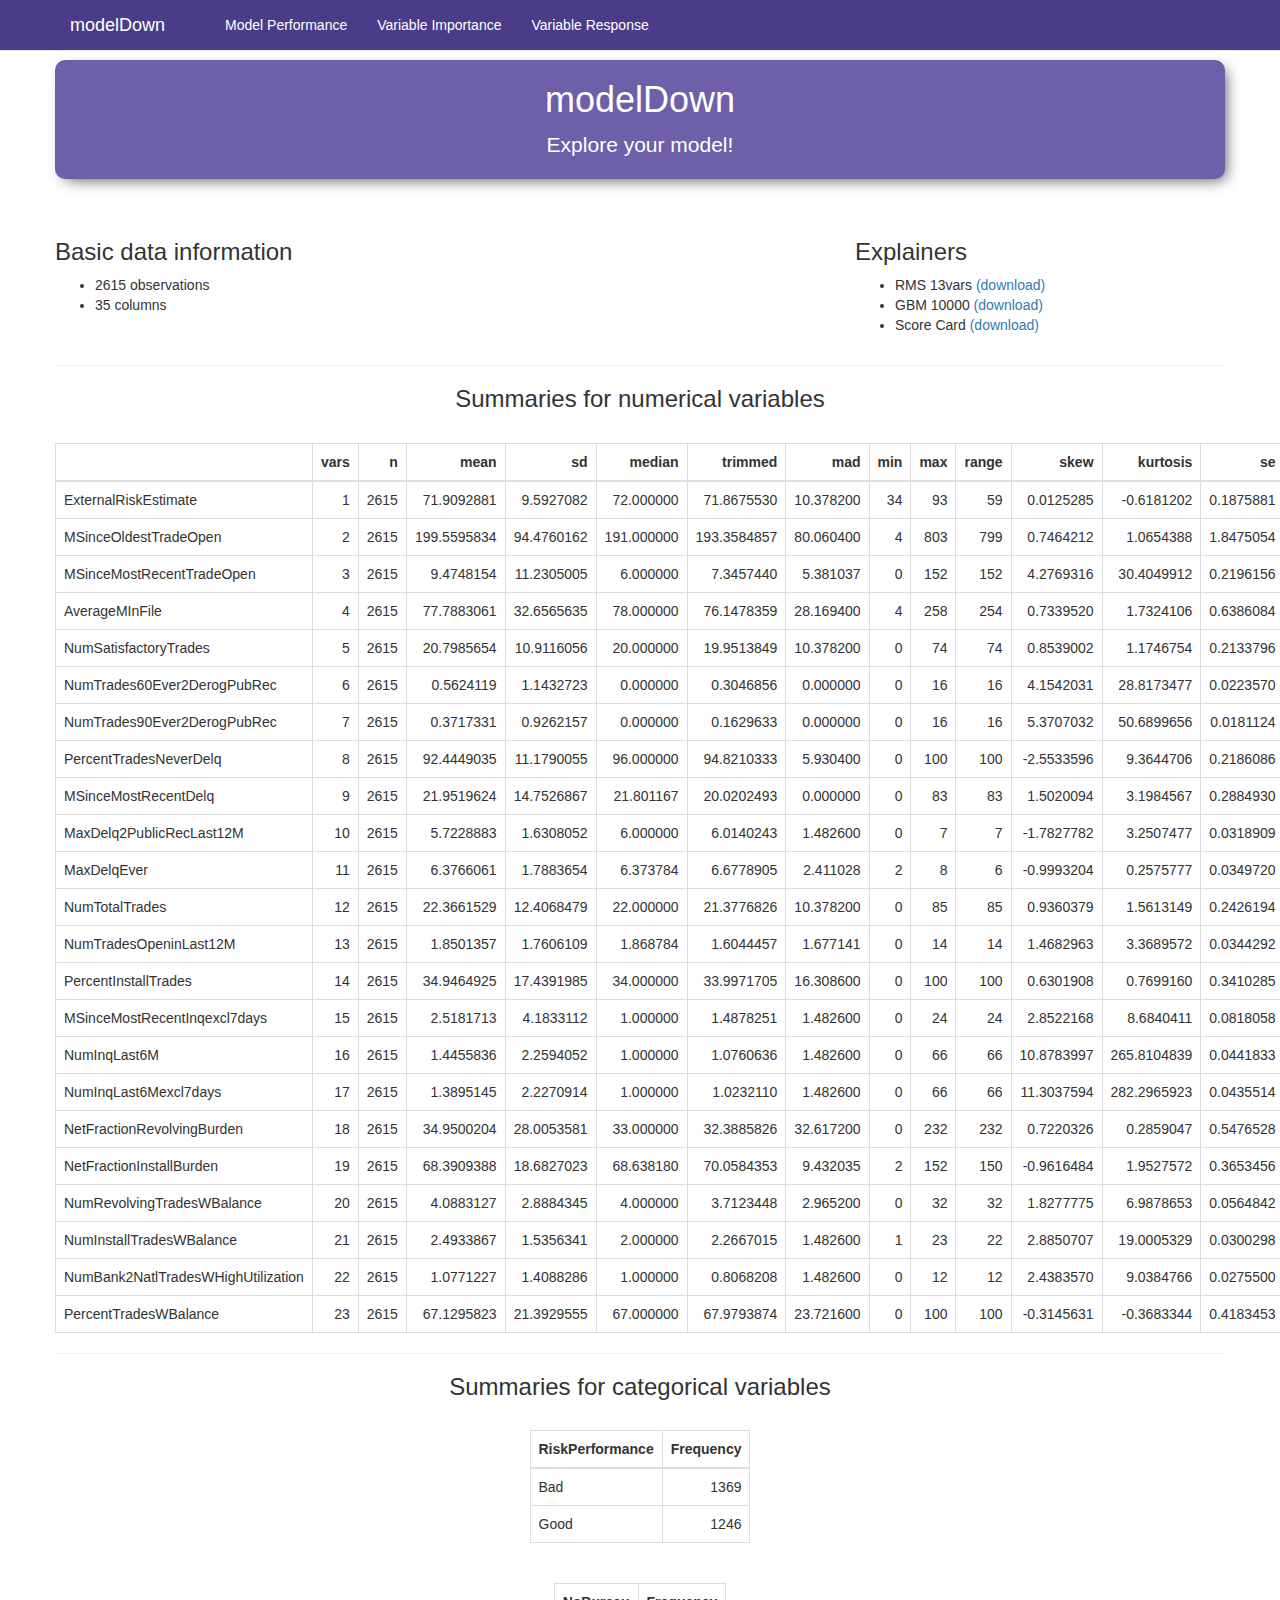
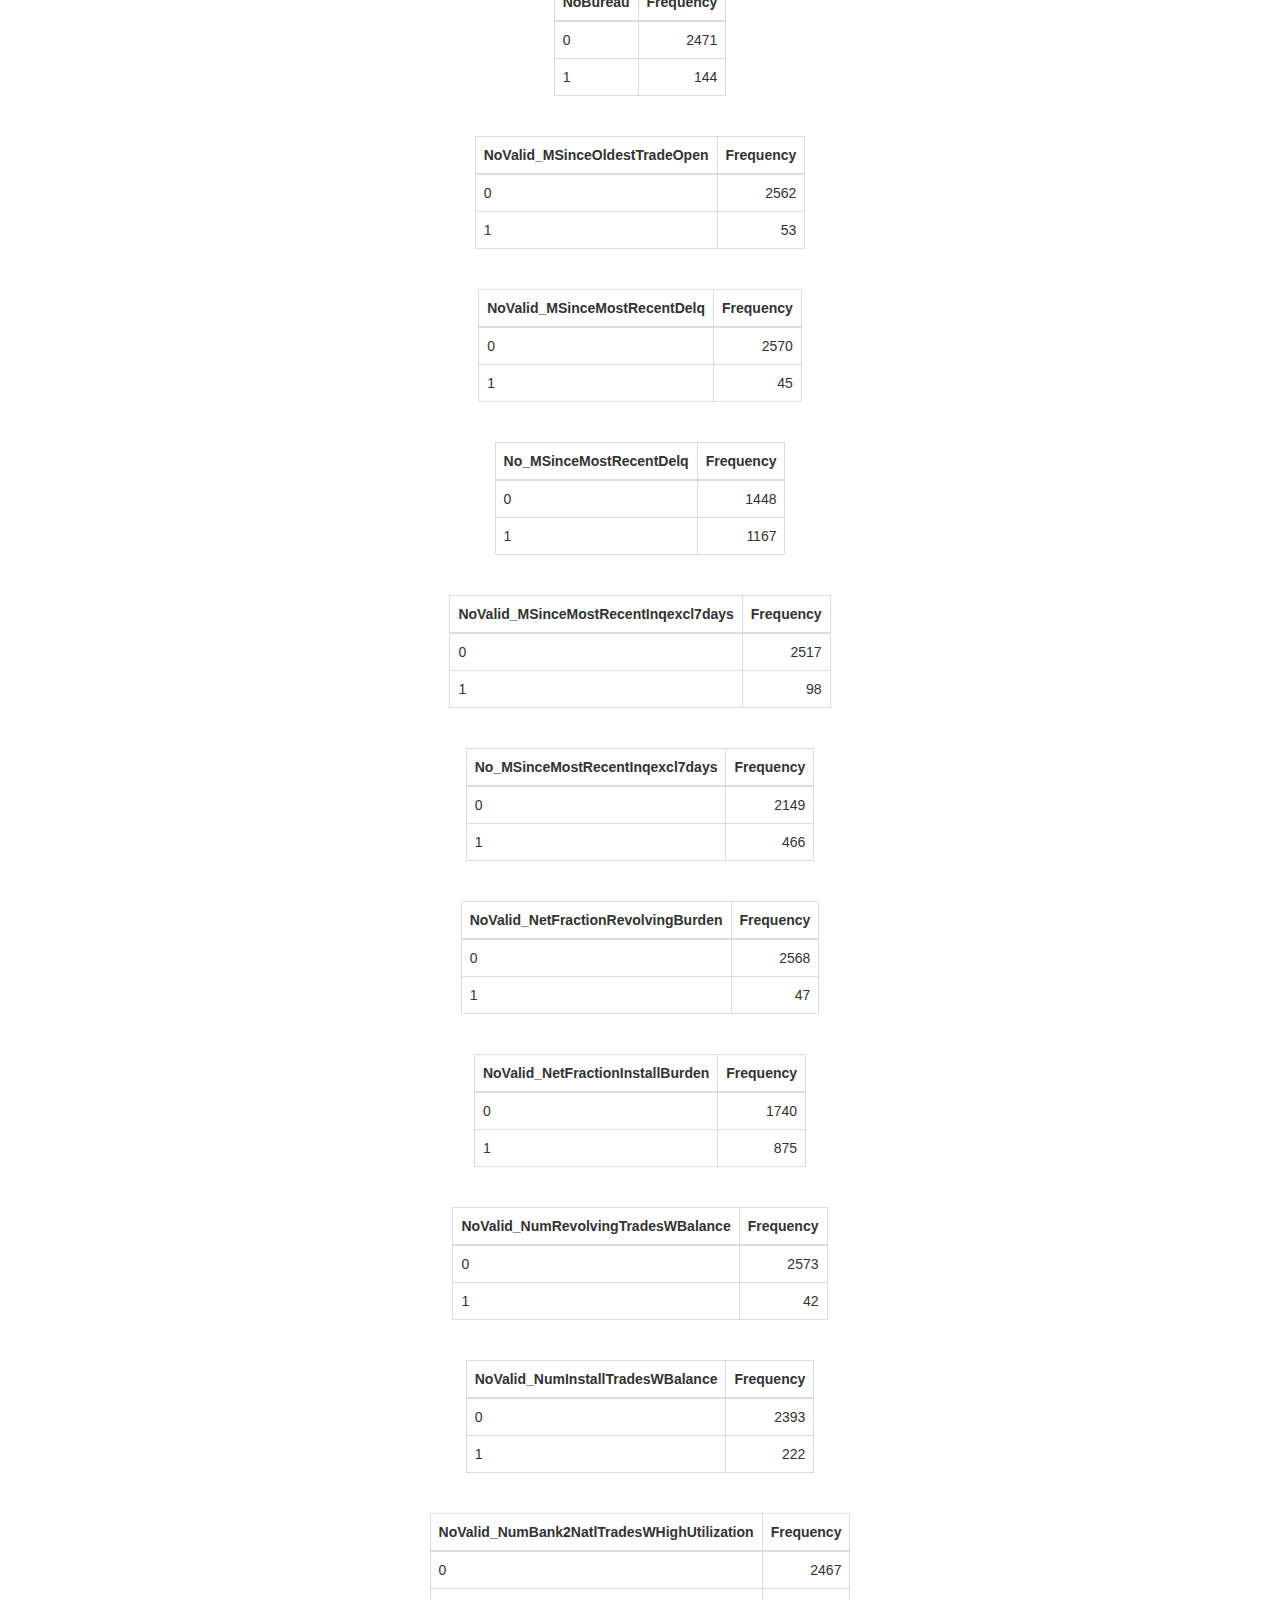
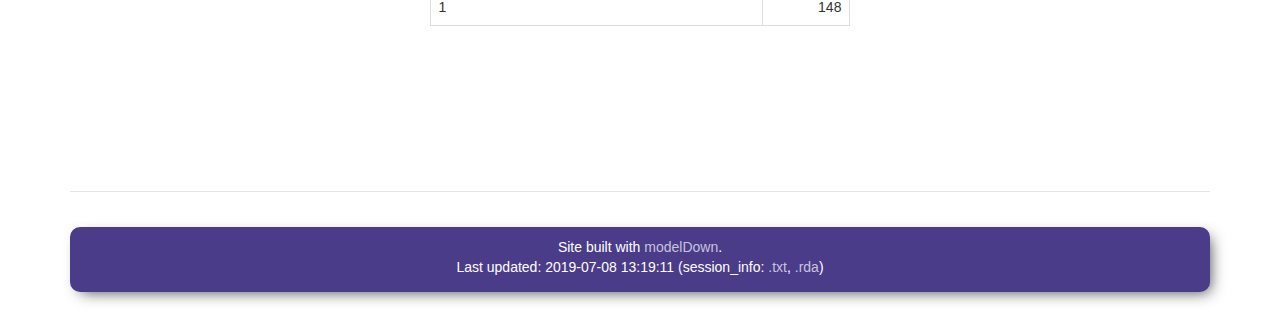
<file: modeldown/index.html>
<!DOCTYPE html>
<html>

<head>
  <script src="https://ajax.googleapis.com/ajax/libs/jquery/3.3.1/jquery.min.js"></script>
  <link href="https://maxcdn.bootstrapcdn.com/bootstrap/3.3.7/css/bootstrap.min.css" rel="stylesheet" integrity="sha384-BVYiiSIFeK1dGmJRAkycuHAHRg32OmUcww7on3RYdg4Va+PmSTsz/K68vbdEjh4u"
    crossorigin="anonymous">
  <script src="https://maxcdn.bootstrapcdn.com/bootstrap/3.3.7/js/bootstrap.min.js" integrity="sha384-Tc5IQib027qvyjSMfHjOMaLkfuWVxZxUPnCJA7l2mCWNIpG9mGCD8wGNIcPD7Txa"
    crossorigin="anonymous"></script>
  <link href="https://maxcdn.bootstrapcdn.com/font-awesome/4.6.3/css/font-awesome.min.css" rel="stylesheet" integrity="sha384-T8Gy5hrqNKT+hzMclPo118YTQO6cYprQmhrYwIiQ/3axmI1hQomh7Ud2hPOy8SP1"
    crossorigin="anonymous">

  <link rel="stylesheet" type="text/css" href="./mi2template.css">
  <link rel="stylesheet" type="text/css" href="./style.css">
  <script>
    function makeHelpPanel(help_link, docs_link) {
      return '\
            <div class="help-panel">\
              <div class="title"><i class="fa fa-question" aria-hidden="true"></i> Helpful resources</div>\
              <a href="' + docs_link + '" target="_blank">Technical documentation</a>\
              <a href="' + help_link + '" target="_blank">Business description</a>\
            </div>\
            ';
    };

    function renderHelpPanels() {
      var panel = document.getElementsByTagName("help-panel")[0];

      while(panel) {
        var docs_url = panel.attributes["docs-url"].value; 
        var help_url = panel.attributes["help-url"].value;
        
        var html = makeHelpPanel(help_url, docs_url);
        panel.outerHTML = html;

        panel = document.getElementsByTagName("help-panel")[0]; 
        // Not iterating the result because it changes after each iteration
      }
    }

    $(document).ready(function(){
      renderHelpPanels();
    });
  </script>
</head>

<body>

  <div class="container template-home">

    <header>
      <div class="navbar navbar-default navbar-fixed-top navbar-mi2" role="navigation">
        <div class="container">
          <div class="navbar-header">
            <button type="button" class="navbar-toggle collapsed" data-toggle="collapse" data-target="#navbar">
              <span class="icon-bar"></span>
              <span class="icon-bar"></span>
              <span class="icon-bar"></span>
            </button>
            </a>
            <a class="navbar-brand navbar-mi2" href="./index.html">modelDown</a>
          </div>
          <div id="navbar" class="navbar-collapse collapse">
            <ul class="navbar-mi2 nav navbar-nav">
              <li>
                <a href="./index.html">
                  <span class="fa fa-home fa-lg"></span>

                </a>
              </li>

              <li>
                  <a href="./model_performance/index.html">Model Performance</a>
              </li>
              <li>
                  <a href="./variable_importance/index.html">Variable Importance</a>
              </li>
              <li>
                  <a href="./variable_response/index.html">Variable Response</a>
              </li>
            </ul>
            <ul class="nav navbar-nav navbar-right"></ul>
          </div>
          <!--/.nav-collapse -->
        </div>
        <!--/.container -->
      </div>
      <!--/.navbar -->
    </header>

    <div class="row" style="position: relative; margin-bottom:60px;">
      <header class="intro-header">
  <div class="container text-center">
    <h1>modelDown</h1>
    <p class="lead">Explore your model!</p>
  </div>
</header>


<br>
<br>

<div class="row">
  <div class="col-md-8">
    <h3 class="my-3">Basic data information</h3>
    <ul>
      <li>2615 observations</li>
      <li>35 columns</li>
    </ul>
  </div>
  <div class="col-md-4" >
    <h3 class="my-3">Explainers</h3>
      <ul><li>RMS 13vars <a href='explainers/RMS 13vars.rda'>(download)</a></li><li>GBM 10000 <a href='explainers/GBM 10000.rda'>(download)</a></li><li>Score Card <a href='explainers/Score Card.rda'>(download)</a></li></ul>
  </div>
</div>

<hr>


<div class="text-center">
  <h3 class="my-3">Summaries for numerical variables</h3>
  <br>
  <table class="table table-responsive table-bordered table-hover" style="margin-left: auto; margin-right: auto;">
 <thead>
  <tr>
   <th style="text-align:left;">   </th>
   <th style="text-align:right;"> vars </th>
   <th style="text-align:right;"> n </th>
   <th style="text-align:right;"> mean </th>
   <th style="text-align:right;"> sd </th>
   <th style="text-align:right;"> median </th>
   <th style="text-align:right;"> trimmed </th>
   <th style="text-align:right;"> mad </th>
   <th style="text-align:right;"> min </th>
   <th style="text-align:right;"> max </th>
   <th style="text-align:right;"> range </th>
   <th style="text-align:right;"> skew </th>
   <th style="text-align:right;"> kurtosis </th>
   <th style="text-align:right;"> se </th>
  </tr>
 </thead>
<tbody>
  <tr>
   <td style="text-align:left;"> ExternalRiskEstimate </td>
   <td style="text-align:right;"> 1 </td>
   <td style="text-align:right;"> 2615 </td>
   <td style="text-align:right;"> 71.9092881 </td>
   <td style="text-align:right;"> 9.5927082 </td>
   <td style="text-align:right;"> 72.000000 </td>
   <td style="text-align:right;"> 71.8675530 </td>
   <td style="text-align:right;"> 10.378200 </td>
   <td style="text-align:right;"> 34 </td>
   <td style="text-align:right;"> 93 </td>
   <td style="text-align:right;"> 59 </td>
   <td style="text-align:right;"> 0.0125285 </td>
   <td style="text-align:right;"> -0.6181202 </td>
   <td style="text-align:right;"> 0.1875881 </td>
  </tr>
  <tr>
   <td style="text-align:left;"> MSinceOldestTradeOpen </td>
   <td style="text-align:right;"> 2 </td>
   <td style="text-align:right;"> 2615 </td>
   <td style="text-align:right;"> 199.5595834 </td>
   <td style="text-align:right;"> 94.4760162 </td>
   <td style="text-align:right;"> 191.000000 </td>
   <td style="text-align:right;"> 193.3584857 </td>
   <td style="text-align:right;"> 80.060400 </td>
   <td style="text-align:right;"> 4 </td>
   <td style="text-align:right;"> 803 </td>
   <td style="text-align:right;"> 799 </td>
   <td style="text-align:right;"> 0.7464212 </td>
   <td style="text-align:right;"> 1.0654388 </td>
   <td style="text-align:right;"> 1.8475054 </td>
  </tr>
  <tr>
   <td style="text-align:left;"> MSinceMostRecentTradeOpen </td>
   <td style="text-align:right;"> 3 </td>
   <td style="text-align:right;"> 2615 </td>
   <td style="text-align:right;"> 9.4748154 </td>
   <td style="text-align:right;"> 11.2305005 </td>
   <td style="text-align:right;"> 6.000000 </td>
   <td style="text-align:right;"> 7.3457440 </td>
   <td style="text-align:right;"> 5.381037 </td>
   <td style="text-align:right;"> 0 </td>
   <td style="text-align:right;"> 152 </td>
   <td style="text-align:right;"> 152 </td>
   <td style="text-align:right;"> 4.2769316 </td>
   <td style="text-align:right;"> 30.4049912 </td>
   <td style="text-align:right;"> 0.2196156 </td>
  </tr>
  <tr>
   <td style="text-align:left;"> AverageMInFile </td>
   <td style="text-align:right;"> 4 </td>
   <td style="text-align:right;"> 2615 </td>
   <td style="text-align:right;"> 77.7883061 </td>
   <td style="text-align:right;"> 32.6565635 </td>
   <td style="text-align:right;"> 78.000000 </td>
   <td style="text-align:right;"> 76.1478359 </td>
   <td style="text-align:right;"> 28.169400 </td>
   <td style="text-align:right;"> 4 </td>
   <td style="text-align:right;"> 258 </td>
   <td style="text-align:right;"> 254 </td>
   <td style="text-align:right;"> 0.7339520 </td>
   <td style="text-align:right;"> 1.7324106 </td>
   <td style="text-align:right;"> 0.6386084 </td>
  </tr>
  <tr>
   <td style="text-align:left;"> NumSatisfactoryTrades </td>
   <td style="text-align:right;"> 5 </td>
   <td style="text-align:right;"> 2615 </td>
   <td style="text-align:right;"> 20.7985654 </td>
   <td style="text-align:right;"> 10.9116056 </td>
   <td style="text-align:right;"> 20.000000 </td>
   <td style="text-align:right;"> 19.9513849 </td>
   <td style="text-align:right;"> 10.378200 </td>
   <td style="text-align:right;"> 0 </td>
   <td style="text-align:right;"> 74 </td>
   <td style="text-align:right;"> 74 </td>
   <td style="text-align:right;"> 0.8539002 </td>
   <td style="text-align:right;"> 1.1746754 </td>
   <td style="text-align:right;"> 0.2133796 </td>
  </tr>
  <tr>
   <td style="text-align:left;"> NumTrades60Ever2DerogPubRec </td>
   <td style="text-align:right;"> 6 </td>
   <td style="text-align:right;"> 2615 </td>
   <td style="text-align:right;"> 0.5624119 </td>
   <td style="text-align:right;"> 1.1432723 </td>
   <td style="text-align:right;"> 0.000000 </td>
   <td style="text-align:right;"> 0.3046856 </td>
   <td style="text-align:right;"> 0.000000 </td>
   <td style="text-align:right;"> 0 </td>
   <td style="text-align:right;"> 16 </td>
   <td style="text-align:right;"> 16 </td>
   <td style="text-align:right;"> 4.1542031 </td>
   <td style="text-align:right;"> 28.8173477 </td>
   <td style="text-align:right;"> 0.0223570 </td>
  </tr>
  <tr>
   <td style="text-align:left;"> NumTrades90Ever2DerogPubRec </td>
   <td style="text-align:right;"> 7 </td>
   <td style="text-align:right;"> 2615 </td>
   <td style="text-align:right;"> 0.3717331 </td>
   <td style="text-align:right;"> 0.9262157 </td>
   <td style="text-align:right;"> 0.000000 </td>
   <td style="text-align:right;"> 0.1629633 </td>
   <td style="text-align:right;"> 0.000000 </td>
   <td style="text-align:right;"> 0 </td>
   <td style="text-align:right;"> 16 </td>
   <td style="text-align:right;"> 16 </td>
   <td style="text-align:right;"> 5.3707032 </td>
   <td style="text-align:right;"> 50.6899656 </td>
   <td style="text-align:right;"> 0.0181124 </td>
  </tr>
  <tr>
   <td style="text-align:left;"> PercentTradesNeverDelq </td>
   <td style="text-align:right;"> 8 </td>
   <td style="text-align:right;"> 2615 </td>
   <td style="text-align:right;"> 92.4449035 </td>
   <td style="text-align:right;"> 11.1790055 </td>
   <td style="text-align:right;"> 96.000000 </td>
   <td style="text-align:right;"> 94.8210333 </td>
   <td style="text-align:right;"> 5.930400 </td>
   <td style="text-align:right;"> 0 </td>
   <td style="text-align:right;"> 100 </td>
   <td style="text-align:right;"> 100 </td>
   <td style="text-align:right;"> -2.5533596 </td>
   <td style="text-align:right;"> 9.3644706 </td>
   <td style="text-align:right;"> 0.2186086 </td>
  </tr>
  <tr>
   <td style="text-align:left;"> MSinceMostRecentDelq </td>
   <td style="text-align:right;"> 9 </td>
   <td style="text-align:right;"> 2615 </td>
   <td style="text-align:right;"> 21.9519624 </td>
   <td style="text-align:right;"> 14.7526867 </td>
   <td style="text-align:right;"> 21.801167 </td>
   <td style="text-align:right;"> 20.0202493 </td>
   <td style="text-align:right;"> 0.000000 </td>
   <td style="text-align:right;"> 0 </td>
   <td style="text-align:right;"> 83 </td>
   <td style="text-align:right;"> 83 </td>
   <td style="text-align:right;"> 1.5020094 </td>
   <td style="text-align:right;"> 3.1984567 </td>
   <td style="text-align:right;"> 0.2884930 </td>
  </tr>
  <tr>
   <td style="text-align:left;"> MaxDelq2PublicRecLast12M </td>
   <td style="text-align:right;"> 10 </td>
   <td style="text-align:right;"> 2615 </td>
   <td style="text-align:right;"> 5.7228883 </td>
   <td style="text-align:right;"> 1.6308052 </td>
   <td style="text-align:right;"> 6.000000 </td>
   <td style="text-align:right;"> 6.0140243 </td>
   <td style="text-align:right;"> 1.482600 </td>
   <td style="text-align:right;"> 0 </td>
   <td style="text-align:right;"> 7 </td>
   <td style="text-align:right;"> 7 </td>
   <td style="text-align:right;"> -1.7827782 </td>
   <td style="text-align:right;"> 3.2507477 </td>
   <td style="text-align:right;"> 0.0318909 </td>
  </tr>
  <tr>
   <td style="text-align:left;"> MaxDelqEver </td>
   <td style="text-align:right;"> 11 </td>
   <td style="text-align:right;"> 2615 </td>
   <td style="text-align:right;"> 6.3766061 </td>
   <td style="text-align:right;"> 1.7883654 </td>
   <td style="text-align:right;"> 6.373784 </td>
   <td style="text-align:right;"> 6.6778905 </td>
   <td style="text-align:right;"> 2.411028 </td>
   <td style="text-align:right;"> 2 </td>
   <td style="text-align:right;"> 8 </td>
   <td style="text-align:right;"> 6 </td>
   <td style="text-align:right;"> -0.9993204 </td>
   <td style="text-align:right;"> 0.2575777 </td>
   <td style="text-align:right;"> 0.0349720 </td>
  </tr>
  <tr>
   <td style="text-align:left;"> NumTotalTrades </td>
   <td style="text-align:right;"> 12 </td>
   <td style="text-align:right;"> 2615 </td>
   <td style="text-align:right;"> 22.3661529 </td>
   <td style="text-align:right;"> 12.4068479 </td>
   <td style="text-align:right;"> 22.000000 </td>
   <td style="text-align:right;"> 21.3776826 </td>
   <td style="text-align:right;"> 10.378200 </td>
   <td style="text-align:right;"> 0 </td>
   <td style="text-align:right;"> 85 </td>
   <td style="text-align:right;"> 85 </td>
   <td style="text-align:right;"> 0.9360379 </td>
   <td style="text-align:right;"> 1.5613149 </td>
   <td style="text-align:right;"> 0.2426194 </td>
  </tr>
  <tr>
   <td style="text-align:left;"> NumTradesOpeninLast12M </td>
   <td style="text-align:right;"> 13 </td>
   <td style="text-align:right;"> 2615 </td>
   <td style="text-align:right;"> 1.8501357 </td>
   <td style="text-align:right;"> 1.7606109 </td>
   <td style="text-align:right;"> 1.868784 </td>
   <td style="text-align:right;"> 1.6044457 </td>
   <td style="text-align:right;"> 1.677141 </td>
   <td style="text-align:right;"> 0 </td>
   <td style="text-align:right;"> 14 </td>
   <td style="text-align:right;"> 14 </td>
   <td style="text-align:right;"> 1.4682963 </td>
   <td style="text-align:right;"> 3.3689572 </td>
   <td style="text-align:right;"> 0.0344292 </td>
  </tr>
  <tr>
   <td style="text-align:left;"> PercentInstallTrades </td>
   <td style="text-align:right;"> 14 </td>
   <td style="text-align:right;"> 2615 </td>
   <td style="text-align:right;"> 34.9464925 </td>
   <td style="text-align:right;"> 17.4391985 </td>
   <td style="text-align:right;"> 34.000000 </td>
   <td style="text-align:right;"> 33.9971705 </td>
   <td style="text-align:right;"> 16.308600 </td>
   <td style="text-align:right;"> 0 </td>
   <td style="text-align:right;"> 100 </td>
   <td style="text-align:right;"> 100 </td>
   <td style="text-align:right;"> 0.6301908 </td>
   <td style="text-align:right;"> 0.7699160 </td>
   <td style="text-align:right;"> 0.3410285 </td>
  </tr>
  <tr>
   <td style="text-align:left;"> MSinceMostRecentInqexcl7days </td>
   <td style="text-align:right;"> 15 </td>
   <td style="text-align:right;"> 2615 </td>
   <td style="text-align:right;"> 2.5181713 </td>
   <td style="text-align:right;"> 4.1833112 </td>
   <td style="text-align:right;"> 1.000000 </td>
   <td style="text-align:right;"> 1.4878251 </td>
   <td style="text-align:right;"> 1.482600 </td>
   <td style="text-align:right;"> 0 </td>
   <td style="text-align:right;"> 24 </td>
   <td style="text-align:right;"> 24 </td>
   <td style="text-align:right;"> 2.8522168 </td>
   <td style="text-align:right;"> 8.6840411 </td>
   <td style="text-align:right;"> 0.0818058 </td>
  </tr>
  <tr>
   <td style="text-align:left;"> NumInqLast6M </td>
   <td style="text-align:right;"> 16 </td>
   <td style="text-align:right;"> 2615 </td>
   <td style="text-align:right;"> 1.4455836 </td>
   <td style="text-align:right;"> 2.2594052 </td>
   <td style="text-align:right;"> 1.000000 </td>
   <td style="text-align:right;"> 1.0760636 </td>
   <td style="text-align:right;"> 1.482600 </td>
   <td style="text-align:right;"> 0 </td>
   <td style="text-align:right;"> 66 </td>
   <td style="text-align:right;"> 66 </td>
   <td style="text-align:right;"> 10.8783997 </td>
   <td style="text-align:right;"> 265.8104839 </td>
   <td style="text-align:right;"> 0.0441833 </td>
  </tr>
  <tr>
   <td style="text-align:left;"> NumInqLast6Mexcl7days </td>
   <td style="text-align:right;"> 17 </td>
   <td style="text-align:right;"> 2615 </td>
   <td style="text-align:right;"> 1.3895145 </td>
   <td style="text-align:right;"> 2.2270914 </td>
   <td style="text-align:right;"> 1.000000 </td>
   <td style="text-align:right;"> 1.0232110 </td>
   <td style="text-align:right;"> 1.482600 </td>
   <td style="text-align:right;"> 0 </td>
   <td style="text-align:right;"> 66 </td>
   <td style="text-align:right;"> 66 </td>
   <td style="text-align:right;"> 11.3037594 </td>
   <td style="text-align:right;"> 282.2965923 </td>
   <td style="text-align:right;"> 0.0435514 </td>
  </tr>
  <tr>
   <td style="text-align:left;"> NetFractionRevolvingBurden </td>
   <td style="text-align:right;"> 18 </td>
   <td style="text-align:right;"> 2615 </td>
   <td style="text-align:right;"> 34.9500204 </td>
   <td style="text-align:right;"> 28.0053581 </td>
   <td style="text-align:right;"> 33.000000 </td>
   <td style="text-align:right;"> 32.3885826 </td>
   <td style="text-align:right;"> 32.617200 </td>
   <td style="text-align:right;"> 0 </td>
   <td style="text-align:right;"> 232 </td>
   <td style="text-align:right;"> 232 </td>
   <td style="text-align:right;"> 0.7220326 </td>
   <td style="text-align:right;"> 0.2859047 </td>
   <td style="text-align:right;"> 0.5476528 </td>
  </tr>
  <tr>
   <td style="text-align:left;"> NetFractionInstallBurden </td>
   <td style="text-align:right;"> 19 </td>
   <td style="text-align:right;"> 2615 </td>
   <td style="text-align:right;"> 68.3909388 </td>
   <td style="text-align:right;"> 18.6827023 </td>
   <td style="text-align:right;"> 68.638180 </td>
   <td style="text-align:right;"> 70.0584353 </td>
   <td style="text-align:right;"> 9.432035 </td>
   <td style="text-align:right;"> 2 </td>
   <td style="text-align:right;"> 152 </td>
   <td style="text-align:right;"> 150 </td>
   <td style="text-align:right;"> -0.9616484 </td>
   <td style="text-align:right;"> 1.9527572 </td>
   <td style="text-align:right;"> 0.3653456 </td>
  </tr>
  <tr>
   <td style="text-align:left;"> NumRevolvingTradesWBalance </td>
   <td style="text-align:right;"> 20 </td>
   <td style="text-align:right;"> 2615 </td>
   <td style="text-align:right;"> 4.0883127 </td>
   <td style="text-align:right;"> 2.8884345 </td>
   <td style="text-align:right;"> 4.000000 </td>
   <td style="text-align:right;"> 3.7123448 </td>
   <td style="text-align:right;"> 2.965200 </td>
   <td style="text-align:right;"> 0 </td>
   <td style="text-align:right;"> 32 </td>
   <td style="text-align:right;"> 32 </td>
   <td style="text-align:right;"> 1.8277775 </td>
   <td style="text-align:right;"> 6.9878653 </td>
   <td style="text-align:right;"> 0.0564842 </td>
  </tr>
  <tr>
   <td style="text-align:left;"> NumInstallTradesWBalance </td>
   <td style="text-align:right;"> 21 </td>
   <td style="text-align:right;"> 2615 </td>
   <td style="text-align:right;"> 2.4933867 </td>
   <td style="text-align:right;"> 1.5356341 </td>
   <td style="text-align:right;"> 2.000000 </td>
   <td style="text-align:right;"> 2.2667015 </td>
   <td style="text-align:right;"> 1.482600 </td>
   <td style="text-align:right;"> 1 </td>
   <td style="text-align:right;"> 23 </td>
   <td style="text-align:right;"> 22 </td>
   <td style="text-align:right;"> 2.8850707 </td>
   <td style="text-align:right;"> 19.0005329 </td>
   <td style="text-align:right;"> 0.0300298 </td>
  </tr>
  <tr>
   <td style="text-align:left;"> NumBank2NatlTradesWHighUtilization </td>
   <td style="text-align:right;"> 22 </td>
   <td style="text-align:right;"> 2615 </td>
   <td style="text-align:right;"> 1.0771227 </td>
   <td style="text-align:right;"> 1.4088286 </td>
   <td style="text-align:right;"> 1.000000 </td>
   <td style="text-align:right;"> 0.8068208 </td>
   <td style="text-align:right;"> 1.482600 </td>
   <td style="text-align:right;"> 0 </td>
   <td style="text-align:right;"> 12 </td>
   <td style="text-align:right;"> 12 </td>
   <td style="text-align:right;"> 2.4383570 </td>
   <td style="text-align:right;"> 9.0384766 </td>
   <td style="text-align:right;"> 0.0275500 </td>
  </tr>
  <tr>
   <td style="text-align:left;"> PercentTradesWBalance </td>
   <td style="text-align:right;"> 23 </td>
   <td style="text-align:right;"> 2615 </td>
   <td style="text-align:right;"> 67.1295823 </td>
   <td style="text-align:right;"> 21.3929555 </td>
   <td style="text-align:right;"> 67.000000 </td>
   <td style="text-align:right;"> 67.9793874 </td>
   <td style="text-align:right;"> 23.721600 </td>
   <td style="text-align:right;"> 0 </td>
   <td style="text-align:right;"> 100 </td>
   <td style="text-align:right;"> 100 </td>
   <td style="text-align:right;"> -0.3145631 </td>
   <td style="text-align:right;"> -0.3683344 </td>
   <td style="text-align:right;"> 0.4183453 </td>
  </tr>
</tbody>
</table>
  <hr>
    <h3 class="my-3">Summaries for categorical variables</h3>
    <br><table class="table table-responsive table-bordered table-hover" style="width: auto !important; margin-left: auto; margin-right: auto;">
 <thead>
  <tr>
   <th style="text-align:left;"> RiskPerformance </th>
   <th style="text-align:right;"> Frequency </th>
  </tr>
 </thead>
<tbody>
  <tr>
   <td style="text-align:left;"> Bad </td>
   <td style="text-align:right;"> 1369 </td>
  </tr>
  <tr>
   <td style="text-align:left;"> Good </td>
   <td style="text-align:right;"> 1246 </td>
  </tr>
</tbody>
</table><br><table class="table table-responsive table-bordered table-hover" style="width: auto !important; margin-left: auto; margin-right: auto;">
 <thead>
  <tr>
   <th style="text-align:left;"> NoBureau </th>
   <th style="text-align:right;"> Frequency </th>
  </tr>
 </thead>
<tbody>
  <tr>
   <td style="text-align:left;"> 0 </td>
   <td style="text-align:right;"> 2471 </td>
  </tr>
  <tr>
   <td style="text-align:left;"> 1 </td>
   <td style="text-align:right;"> 144 </td>
  </tr>
</tbody>
</table><br><table class="table table-responsive table-bordered table-hover" style="width: auto !important; margin-left: auto; margin-right: auto;">
 <thead>
  <tr>
   <th style="text-align:left;"> NoValid_MSinceOldestTradeOpen </th>
   <th style="text-align:right;"> Frequency </th>
  </tr>
 </thead>
<tbody>
  <tr>
   <td style="text-align:left;"> 0 </td>
   <td style="text-align:right;"> 2562 </td>
  </tr>
  <tr>
   <td style="text-align:left;"> 1 </td>
   <td style="text-align:right;"> 53 </td>
  </tr>
</tbody>
</table><br><table class="table table-responsive table-bordered table-hover" style="width: auto !important; margin-left: auto; margin-right: auto;">
 <thead>
  <tr>
   <th style="text-align:left;"> NoValid_MSinceMostRecentDelq </th>
   <th style="text-align:right;"> Frequency </th>
  </tr>
 </thead>
<tbody>
  <tr>
   <td style="text-align:left;"> 0 </td>
   <td style="text-align:right;"> 2570 </td>
  </tr>
  <tr>
   <td style="text-align:left;"> 1 </td>
   <td style="text-align:right;"> 45 </td>
  </tr>
</tbody>
</table><br><table class="table table-responsive table-bordered table-hover" style="width: auto !important; margin-left: auto; margin-right: auto;">
 <thead>
  <tr>
   <th style="text-align:left;"> No_MSinceMostRecentDelq </th>
   <th style="text-align:right;"> Frequency </th>
  </tr>
 </thead>
<tbody>
  <tr>
   <td style="text-align:left;"> 0 </td>
   <td style="text-align:right;"> 1448 </td>
  </tr>
  <tr>
   <td style="text-align:left;"> 1 </td>
   <td style="text-align:right;"> 1167 </td>
  </tr>
</tbody>
</table><br><table class="table table-responsive table-bordered table-hover" style="width: auto !important; margin-left: auto; margin-right: auto;">
 <thead>
  <tr>
   <th style="text-align:left;"> NoValid_MSinceMostRecentInqexcl7days </th>
   <th style="text-align:right;"> Frequency </th>
  </tr>
 </thead>
<tbody>
  <tr>
   <td style="text-align:left;"> 0 </td>
   <td style="text-align:right;"> 2517 </td>
  </tr>
  <tr>
   <td style="text-align:left;"> 1 </td>
   <td style="text-align:right;"> 98 </td>
  </tr>
</tbody>
</table><br><table class="table table-responsive table-bordered table-hover" style="width: auto !important; margin-left: auto; margin-right: auto;">
 <thead>
  <tr>
   <th style="text-align:left;"> No_MSinceMostRecentInqexcl7days </th>
   <th style="text-align:right;"> Frequency </th>
  </tr>
 </thead>
<tbody>
  <tr>
   <td style="text-align:left;"> 0 </td>
   <td style="text-align:right;"> 2149 </td>
  </tr>
  <tr>
   <td style="text-align:left;"> 1 </td>
   <td style="text-align:right;"> 466 </td>
  </tr>
</tbody>
</table><br><table class="table table-responsive table-bordered table-hover" style="width: auto !important; margin-left: auto; margin-right: auto;">
 <thead>
  <tr>
   <th style="text-align:left;"> NoValid_NetFractionRevolvingBurden </th>
   <th style="text-align:right;"> Frequency </th>
  </tr>
 </thead>
<tbody>
  <tr>
   <td style="text-align:left;"> 0 </td>
   <td style="text-align:right;"> 2568 </td>
  </tr>
  <tr>
   <td style="text-align:left;"> 1 </td>
   <td style="text-align:right;"> 47 </td>
  </tr>
</tbody>
</table><br><table class="table table-responsive table-bordered table-hover" style="width: auto !important; margin-left: auto; margin-right: auto;">
 <thead>
  <tr>
   <th style="text-align:left;"> NoValid_NetFractionInstallBurden </th>
   <th style="text-align:right;"> Frequency </th>
  </tr>
 </thead>
<tbody>
  <tr>
   <td style="text-align:left;"> 0 </td>
   <td style="text-align:right;"> 1740 </td>
  </tr>
  <tr>
   <td style="text-align:left;"> 1 </td>
   <td style="text-align:right;"> 875 </td>
  </tr>
</tbody>
</table><br><table class="table table-responsive table-bordered table-hover" style="width: auto !important; margin-left: auto; margin-right: auto;">
 <thead>
  <tr>
   <th style="text-align:left;"> NoValid_NumRevolvingTradesWBalance </th>
   <th style="text-align:right;"> Frequency </th>
  </tr>
 </thead>
<tbody>
  <tr>
   <td style="text-align:left;"> 0 </td>
   <td style="text-align:right;"> 2573 </td>
  </tr>
  <tr>
   <td style="text-align:left;"> 1 </td>
   <td style="text-align:right;"> 42 </td>
  </tr>
</tbody>
</table><br><table class="table table-responsive table-bordered table-hover" style="width: auto !important; margin-left: auto; margin-right: auto;">
 <thead>
  <tr>
   <th style="text-align:left;"> NoValid_NumInstallTradesWBalance </th>
   <th style="text-align:right;"> Frequency </th>
  </tr>
 </thead>
<tbody>
  <tr>
   <td style="text-align:left;"> 0 </td>
   <td style="text-align:right;"> 2393 </td>
  </tr>
  <tr>
   <td style="text-align:left;"> 1 </td>
   <td style="text-align:right;"> 222 </td>
  </tr>
</tbody>
</table><br><table class="table table-responsive table-bordered table-hover" style="width: auto !important; margin-left: auto; margin-right: auto;">
 <thead>
  <tr>
   <th style="text-align:left;"> NoValid_NumBank2NatlTradesWHighUtilization </th>
   <th style="text-align:right;"> Frequency </th>
  </tr>
 </thead>
<tbody>
  <tr>
   <td style="text-align:left;"> 0 </td>
   <td style="text-align:right;"> 2467 </td>
  </tr>
  <tr>
   <td style="text-align:left;"> 1 </td>
   <td style="text-align:right;"> 148 </td>
  </tr>
</tbody>
</table>
</div>

<br>
<br>
    </div>


  <footer>
    <div class="footer">
      <div class="text-center">Site built with <a href="https://github.com/MI2DataLab/modelDown">modelDown</a>.</div>
      <div class="text-center" style="margin: 0px 0px 5px;">Last updated: 2019-07-08 13:19:11 (session_info: <a href="session_info/session_info.txt">.txt</a>, <a href="session_info/session_info.rda">.rda</a>)</div>
    </div>
  </footer>

  </div>

</body>
</html>
</file>
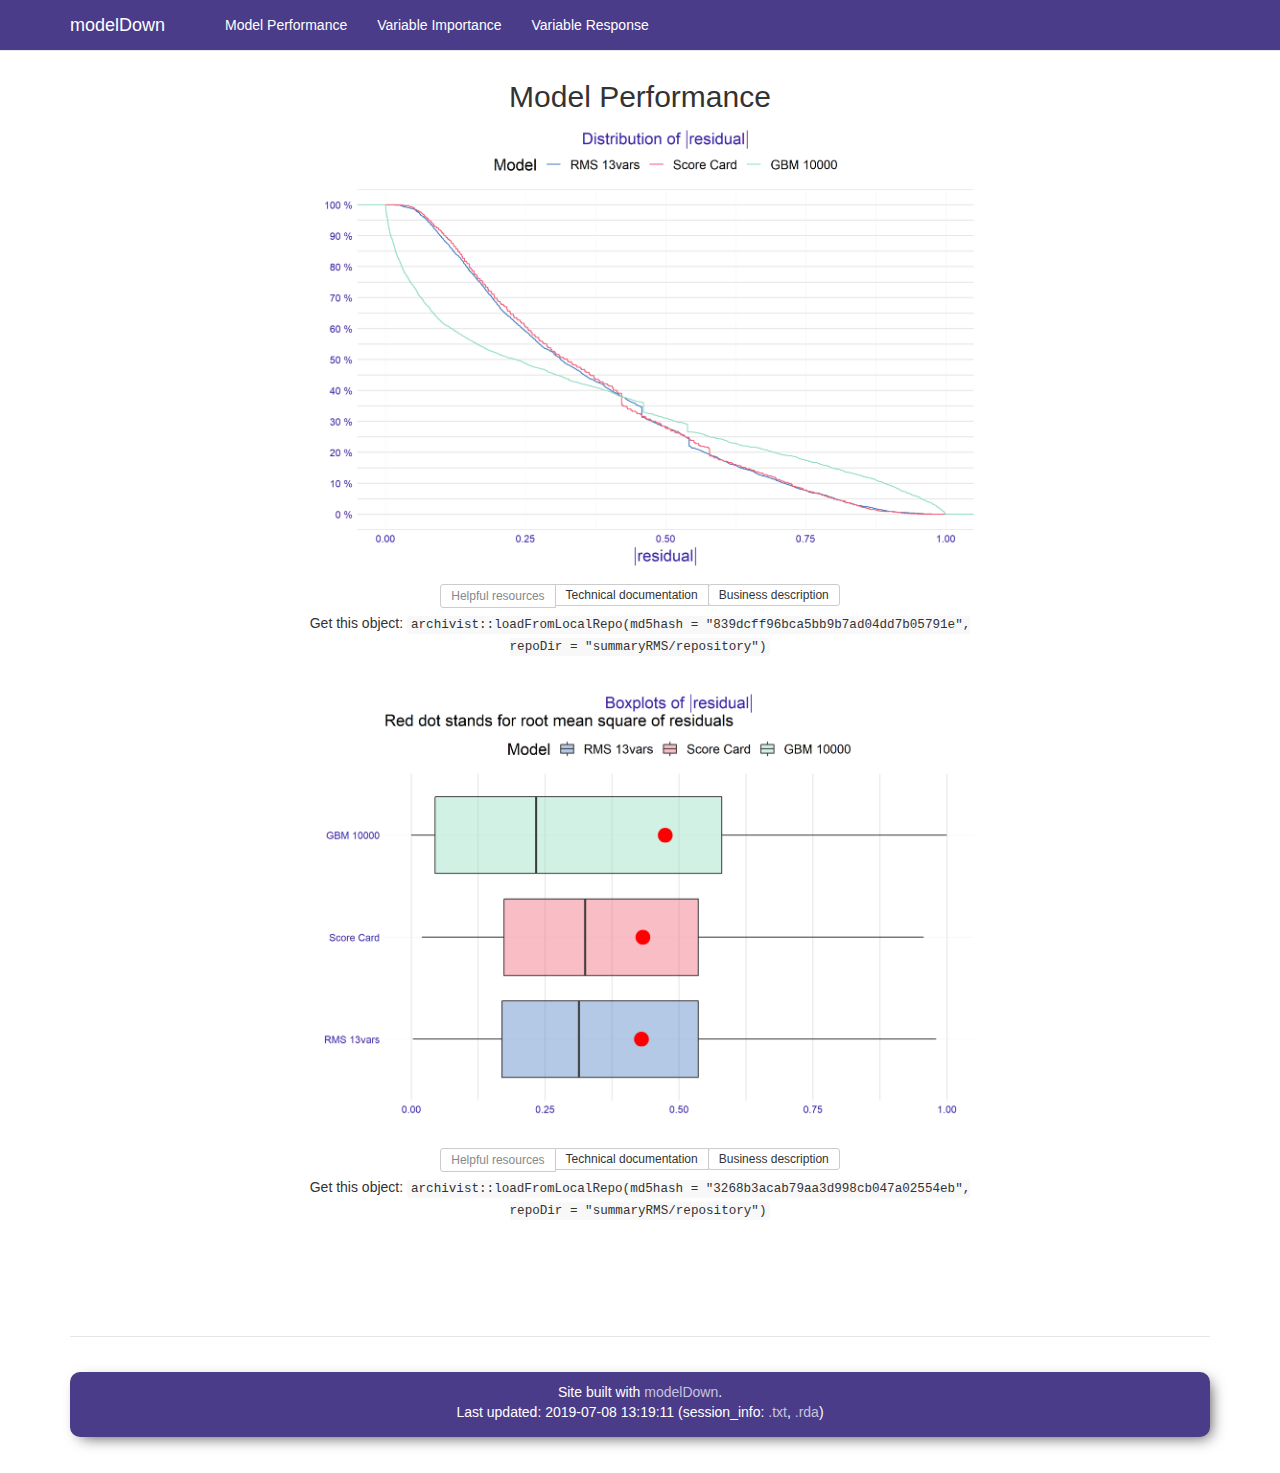
<file: modeldown/model_performance/index.html>
<!DOCTYPE html>
<html>

<head>
  <script src="https://ajax.googleapis.com/ajax/libs/jquery/3.3.1/jquery.min.js"></script>
  <link href="https://maxcdn.bootstrapcdn.com/bootstrap/3.3.7/css/bootstrap.min.css" rel="stylesheet" integrity="sha384-BVYiiSIFeK1dGmJRAkycuHAHRg32OmUcww7on3RYdg4Va+PmSTsz/K68vbdEjh4u"
    crossorigin="anonymous">
  <script src="https://maxcdn.bootstrapcdn.com/bootstrap/3.3.7/js/bootstrap.min.js" integrity="sha384-Tc5IQib027qvyjSMfHjOMaLkfuWVxZxUPnCJA7l2mCWNIpG9mGCD8wGNIcPD7Txa"
    crossorigin="anonymous"></script>
  <link href="https://maxcdn.bootstrapcdn.com/font-awesome/4.6.3/css/font-awesome.min.css" rel="stylesheet" integrity="sha384-T8Gy5hrqNKT+hzMclPo118YTQO6cYprQmhrYwIiQ/3axmI1hQomh7Ud2hPOy8SP1"
    crossorigin="anonymous">

  <link rel="stylesheet" type="text/css" href="../mi2template.css">
  <link rel="stylesheet" type="text/css" href="../style.css">
  <link rel="stylesheet" type="text/css" href="styles.css">
  <script>
    function makeHelpPanel(help_link, docs_link) {
      return '\
            <div class="help-panel">\
              <div class="title"><i class="fa fa-question" aria-hidden="true"></i> Helpful resources</div>\
              <a href="' + docs_link + '" target="_blank">Technical documentation</a>\
              <a href="' + help_link + '" target="_blank">Business description</a>\
            </div>\
            ';
    };

    function renderHelpPanels() {
      var panel = document.getElementsByTagName("help-panel")[0];

      while(panel) {
        var docs_url = panel.attributes["docs-url"].value; 
        var help_url = panel.attributes["help-url"].value;
        
        var html = makeHelpPanel(help_url, docs_url);
        panel.outerHTML = html;

        panel = document.getElementsByTagName("help-panel")[0]; 
        // Not iterating the result because it changes after each iteration
      }
    }

    $(document).ready(function(){
      renderHelpPanels();
    });
  </script>
</head>

<body>

  <div class="container template-home">

    <header>
      <div class="navbar navbar-default navbar-fixed-top navbar-mi2" role="navigation">
        <div class="container">
          <div class="navbar-header">
            <button type="button" class="navbar-toggle collapsed" data-toggle="collapse" data-target="#navbar">
              <span class="icon-bar"></span>
              <span class="icon-bar"></span>
              <span class="icon-bar"></span>
            </button>
            </a>
            <a class="navbar-brand navbar-mi2" href="../index.html">modelDown</a>
          </div>
          <div id="navbar" class="navbar-collapse collapse">
            <ul class="navbar-mi2 nav navbar-nav">
              <li>
                <a href="../index.html">
                  <span class="fa fa-home fa-lg"></span>

                </a>
              </li>

              <li>
                  <a href="../model_performance/index.html">Model Performance</a>
              </li>
              <li>
                  <a href="../variable_importance/index.html">Variable Importance</a>
              </li>
              <li>
                  <a href="../variable_response/index.html">Variable Response</a>
              </li>
            </ul>
            <ul class="nav navbar-nav navbar-right"></ul>
          </div>
          <!--/.nav-collapse -->
        </div>
        <!--/.container -->
      </div>
      <!--/.navbar -->
    </header>

    <div class="row" style="position: relative; margin-bottom:60px;">
      <div class="text-center">
    <h2>Model Performance</h2>
    <div class="data-container">
        <div>
          <img class="plot" src="img/model_performance.png" />
          <br >
          <help-panel help-url="https://pbiecek.github.io/DALEX_docs/3-1-modelPerformance.html#modelPerformance" docs-url="https://pbiecek.github.io/DALEX/reference/model_performance.html"></help-panel>
          <div class="archivist-code"><p>Get this object: <code>archivist::loadFromLocalRepo(md5hash = &quot;839dcff96bca5bb9b7ad04dd7b05791e&quot;, repoDir = &quot;summaryRMS/repository&quot;)</code></p></div>
        </div>
        <br/>
        <div>
          <img class="plot" src="img/model_performance_box.png" />
          <br >
          <help-panel help-url="https://pbiecek.github.io/DALEX_docs/3-1-modelPerformance.html#modelPerformance" docs-url="https://pbiecek.github.io/DALEX/reference/model_performance.html"></help-panel>
          <div class="archivist-code"><p>Get this object: <code>archivist::loadFromLocalRepo(md5hash = &quot;3268b3acab79aa3d998cb047a02554eb&quot;, repoDir = &quot;summaryRMS/repository&quot;)</code></p></div>
        </div>
    </div>
</div>
    </div>


  <footer>
    <div class="footer">
      <div class="text-center">Site built with <a href="https://github.com/MI2DataLab/modelDown">modelDown</a>.</div>
      <div class="text-center" style="margin: 0px 0px 5px;">Last updated: 2019-07-08 13:19:11 (session_info: <a href="session_info/session_info.txt">.txt</a>, <a href="session_info/session_info.rda">.rda</a>)</div>
    </div>
  </footer>

  </div>

</body>
</html>
</file>
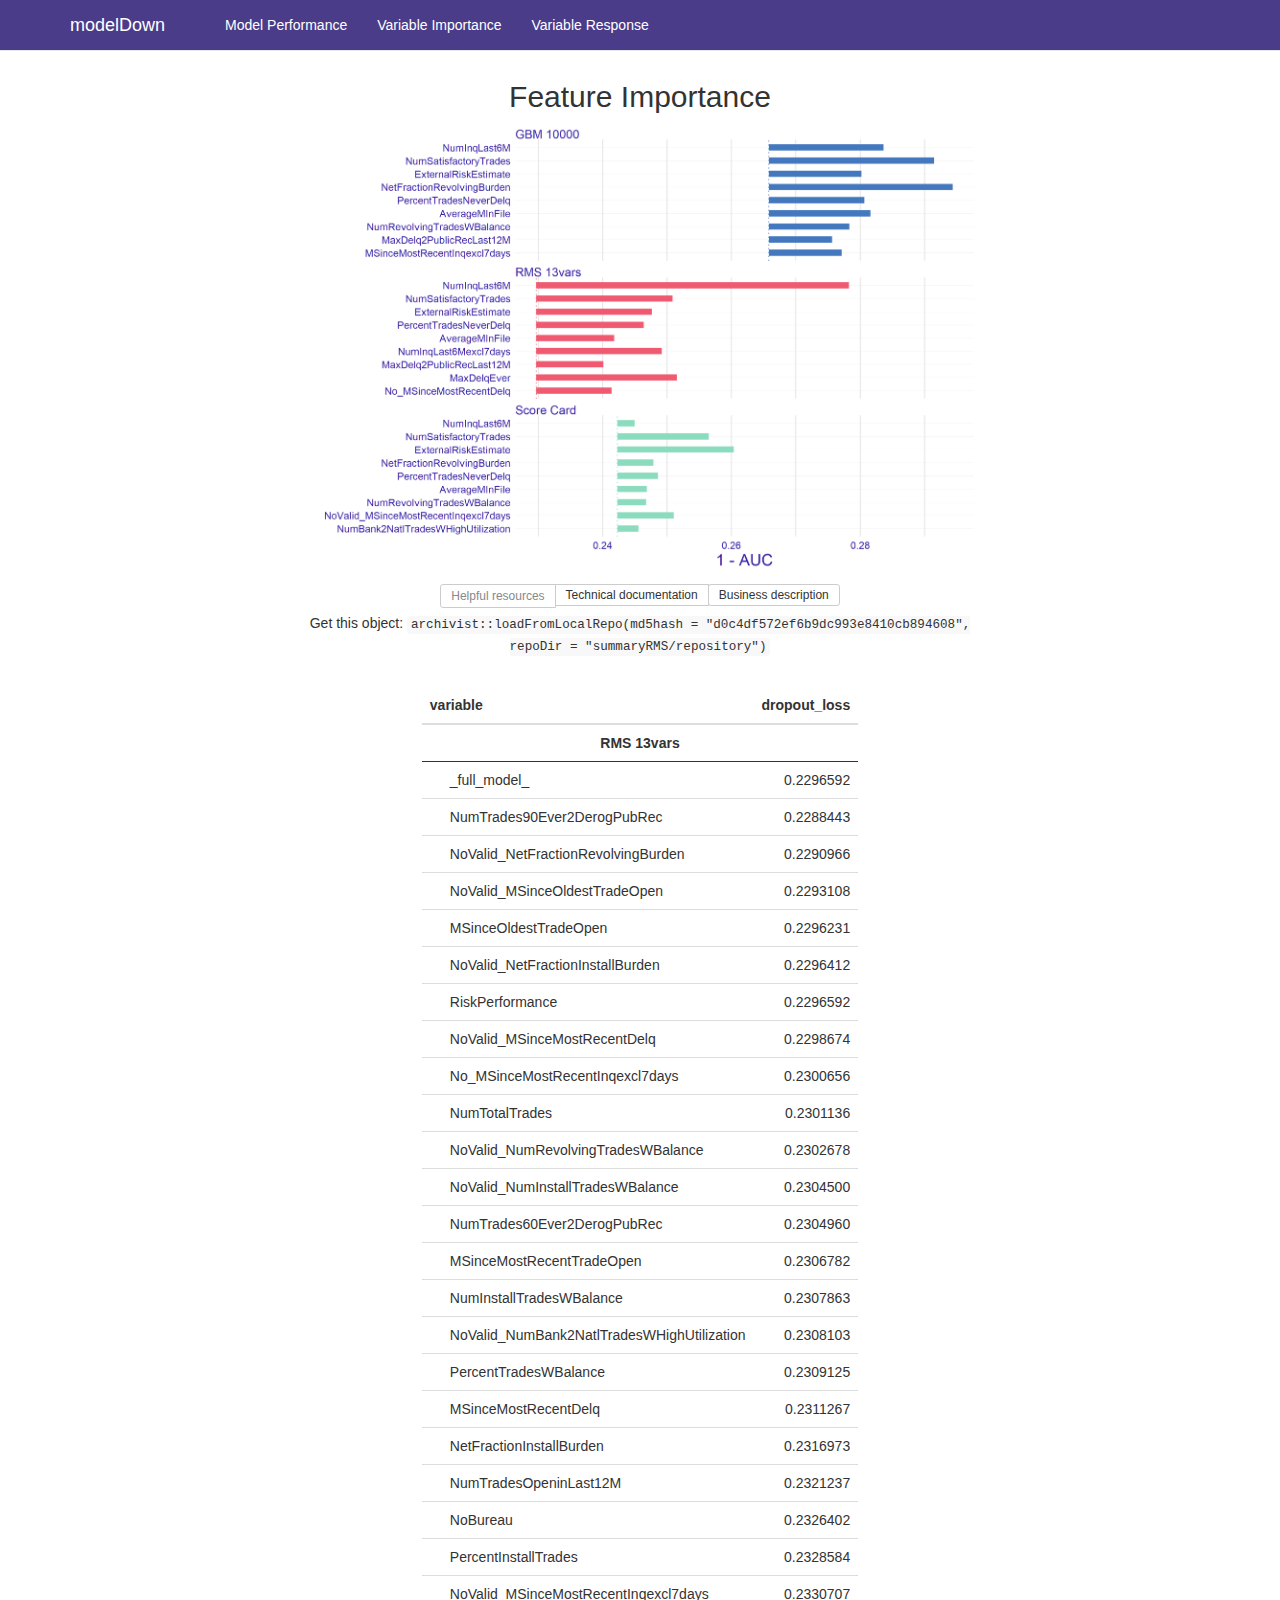
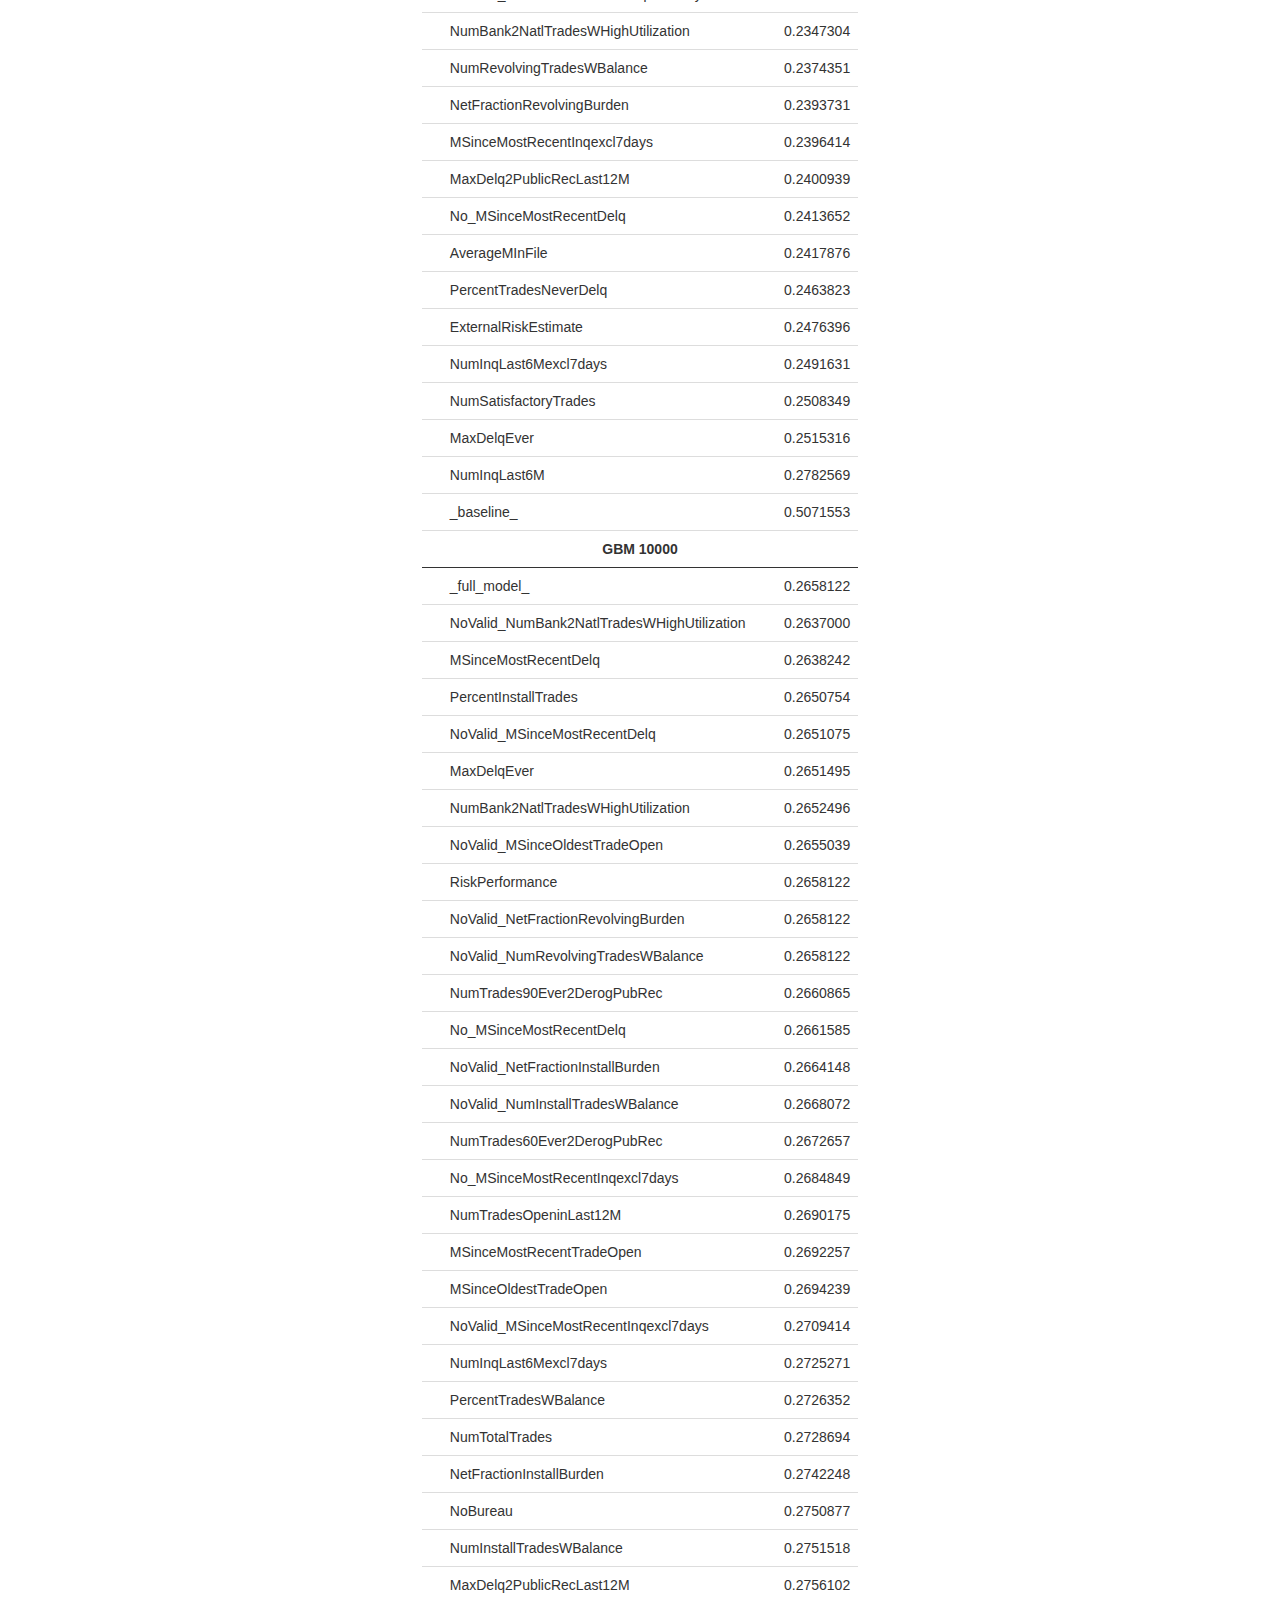
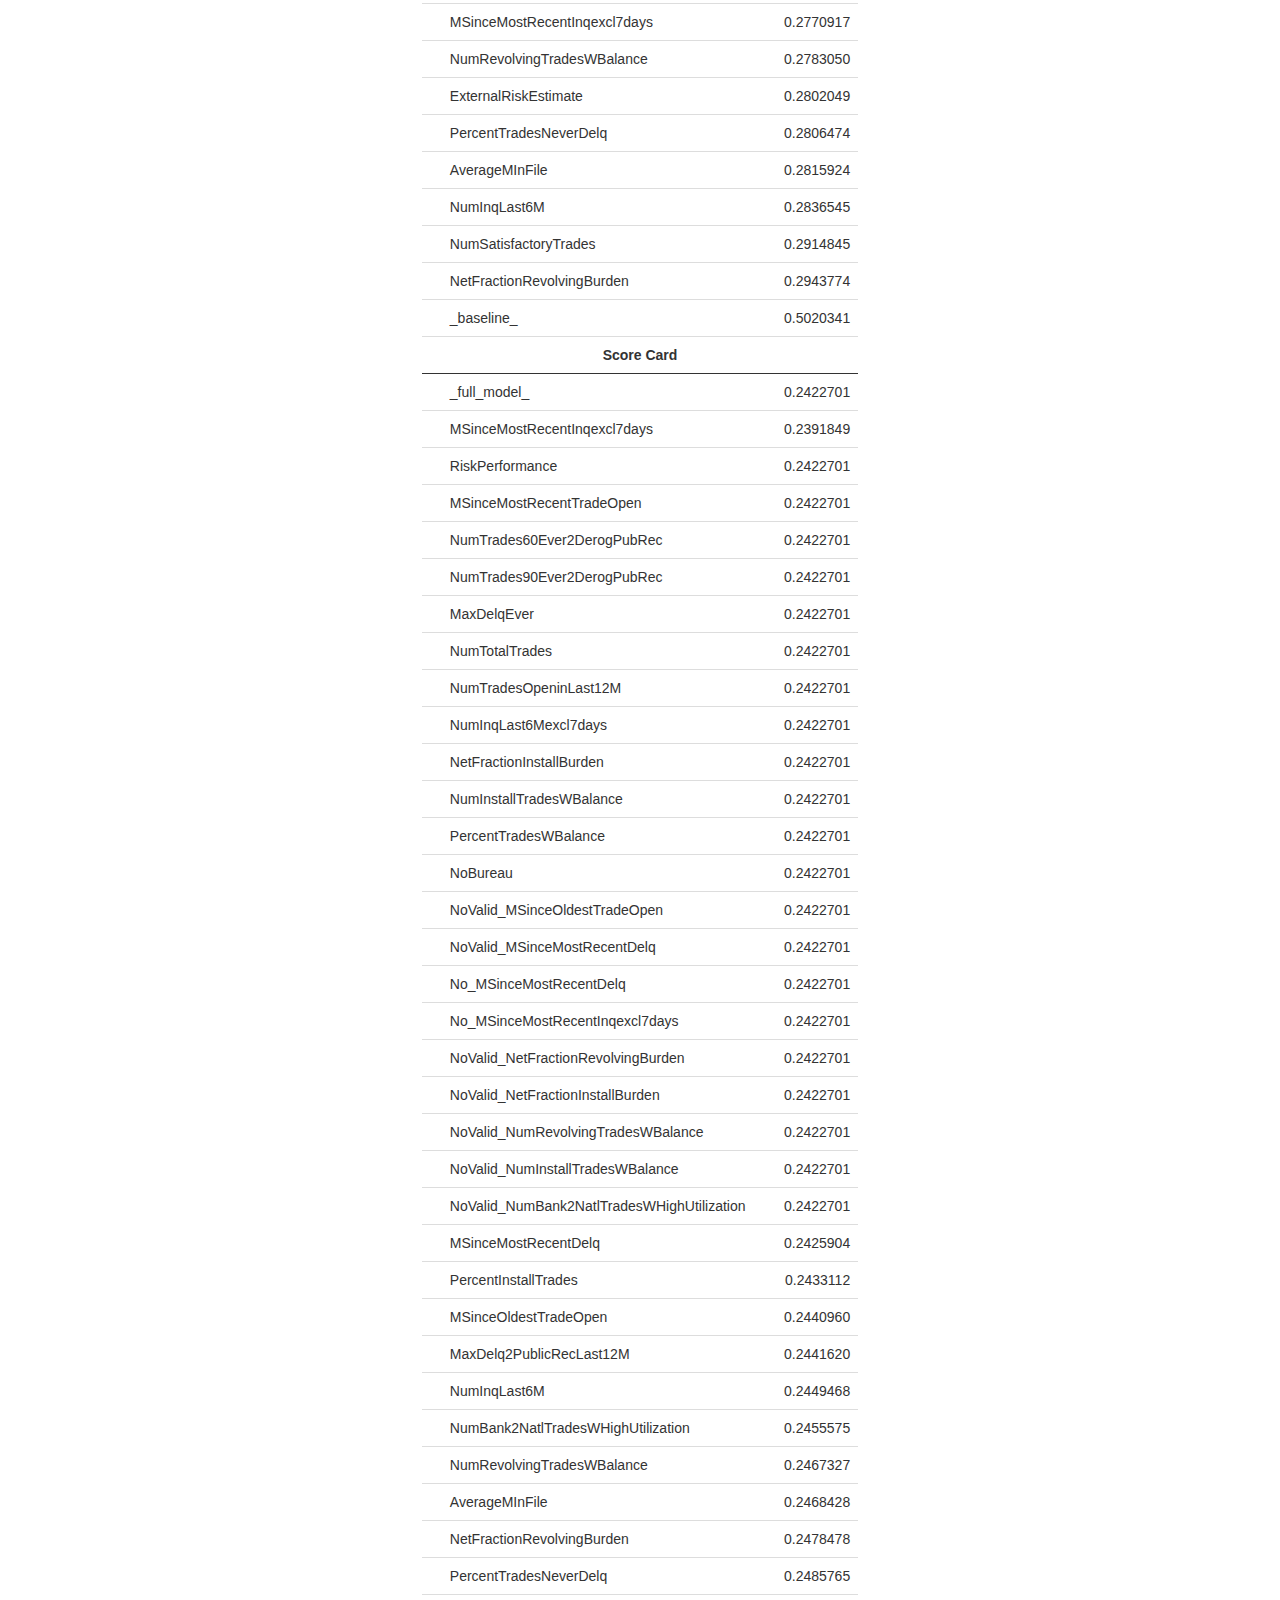
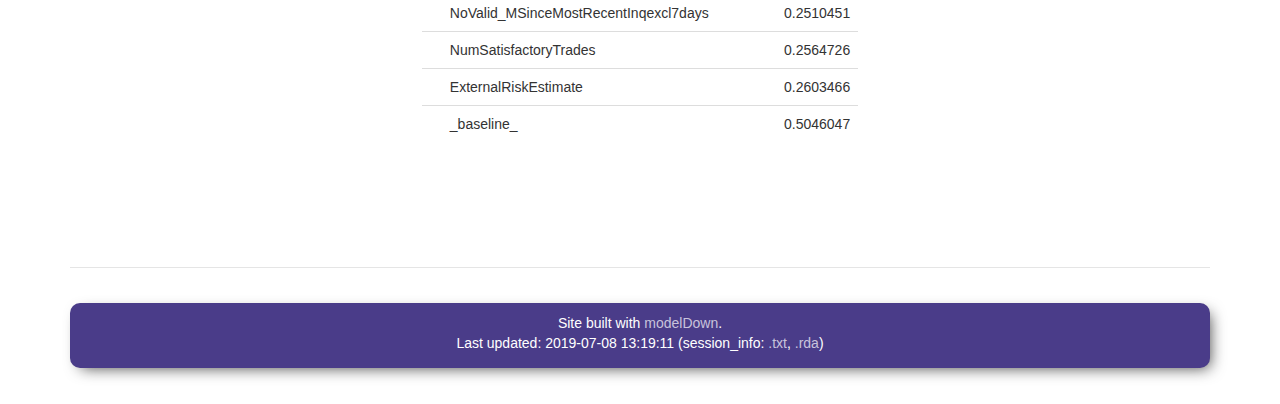
<file: modeldown/variable_importance/index.html>
<!DOCTYPE html>
<html>

<head>
  <script src="https://ajax.googleapis.com/ajax/libs/jquery/3.3.1/jquery.min.js"></script>
  <link href="https://maxcdn.bootstrapcdn.com/bootstrap/3.3.7/css/bootstrap.min.css" rel="stylesheet" integrity="sha384-BVYiiSIFeK1dGmJRAkycuHAHRg32OmUcww7on3RYdg4Va+PmSTsz/K68vbdEjh4u"
    crossorigin="anonymous">
  <script src="https://maxcdn.bootstrapcdn.com/bootstrap/3.3.7/js/bootstrap.min.js" integrity="sha384-Tc5IQib027qvyjSMfHjOMaLkfuWVxZxUPnCJA7l2mCWNIpG9mGCD8wGNIcPD7Txa"
    crossorigin="anonymous"></script>
  <link href="https://maxcdn.bootstrapcdn.com/font-awesome/4.6.3/css/font-awesome.min.css" rel="stylesheet" integrity="sha384-T8Gy5hrqNKT+hzMclPo118YTQO6cYprQmhrYwIiQ/3axmI1hQomh7Ud2hPOy8SP1"
    crossorigin="anonymous">

  <link rel="stylesheet" type="text/css" href="../mi2template.css">
  <link rel="stylesheet" type="text/css" href="../style.css">
  <link rel="stylesheet" type="text/css" href="styles.css">
  <script>
    function makeHelpPanel(help_link, docs_link) {
      return '\
            <div class="help-panel">\
              <div class="title"><i class="fa fa-question" aria-hidden="true"></i> Helpful resources</div>\
              <a href="' + docs_link + '" target="_blank">Technical documentation</a>\
              <a href="' + help_link + '" target="_blank">Business description</a>\
            </div>\
            ';
    };

    function renderHelpPanels() {
      var panel = document.getElementsByTagName("help-panel")[0];

      while(panel) {
        var docs_url = panel.attributes["docs-url"].value; 
        var help_url = panel.attributes["help-url"].value;
        
        var html = makeHelpPanel(help_url, docs_url);
        panel.outerHTML = html;

        panel = document.getElementsByTagName("help-panel")[0]; 
        // Not iterating the result because it changes after each iteration
      }
    }

    $(document).ready(function(){
      renderHelpPanels();
    });
  </script>
</head>

<body>

  <div class="container template-home">

    <header>
      <div class="navbar navbar-default navbar-fixed-top navbar-mi2" role="navigation">
        <div class="container">
          <div class="navbar-header">
            <button type="button" class="navbar-toggle collapsed" data-toggle="collapse" data-target="#navbar">
              <span class="icon-bar"></span>
              <span class="icon-bar"></span>
              <span class="icon-bar"></span>
            </button>
            </a>
            <a class="navbar-brand navbar-mi2" href="../index.html">modelDown</a>
          </div>
          <div id="navbar" class="navbar-collapse collapse">
            <ul class="navbar-mi2 nav navbar-nav">
              <li>
                <a href="../index.html">
                  <span class="fa fa-home fa-lg"></span>

                </a>
              </li>

              <li>
                  <a href="../model_performance/index.html">Model Performance</a>
              </li>
              <li>
                  <a href="../variable_importance/index.html">Variable Importance</a>
              </li>
              <li>
                  <a href="../variable_response/index.html">Variable Response</a>
              </li>
            </ul>
            <ul class="nav navbar-nav navbar-right"></ul>
          </div>
          <!--/.nav-collapse -->
        </div>
        <!--/.container -->
      </div>
      <!--/.navbar -->
    </header>

    <div class="row" style="position: relative; margin-bottom:60px;">
      <div class="text-center">
    <div class="data-container">
      <h2>Feature Importance</h2>
      <img class="plot" src="img/variable_importance.png" />
      <br />
      <help-panel help-url="https://pbiecek.github.io/DALEX_docs/3-2-featureImportance.html#featureImportance" docs-url="https://pbiecek.github.io/DALEX/reference/variable_importance.html"></help-panel>
      <div class="archivist-code"><p>Get this object: <code>archivist::loadFromLocalRepo(md5hash = &quot;d0c4df572ef6b9dc993e8410cb894608&quot;, repoDir = &quot;summaryRMS/repository&quot;)</code></p></div>
    </div>
    <div class="data-container">
      <br>
      <table class="table table-responsive table-hover" style="width: auto !important; margin-left: auto; margin-right: auto;">
 <thead>
  <tr>
   <th style="text-align:left;"> variable </th>
   <th style="text-align:right;"> dropout_loss </th>
  </tr>
 </thead>
<tbody>
  <tr grouplength="37"><td colspan="2" style="border-bottom: 1px solid;"><strong>RMS 13vars</strong></td></tr>
<tr>
   <td style="text-align:left; padding-left: 2em;" indentlevel="1"> _full_model_ </td>
   <td style="text-align:right;"> 0.2296592 </td>
  </tr>
  <tr>
   <td style="text-align:left; padding-left: 2em;" indentlevel="1"> NumTrades90Ever2DerogPubRec </td>
   <td style="text-align:right;"> 0.2288443 </td>
  </tr>
  <tr>
   <td style="text-align:left; padding-left: 2em;" indentlevel="1"> NoValid_NetFractionRevolvingBurden </td>
   <td style="text-align:right;"> 0.2290966 </td>
  </tr>
  <tr>
   <td style="text-align:left; padding-left: 2em;" indentlevel="1"> NoValid_MSinceOldestTradeOpen </td>
   <td style="text-align:right;"> 0.2293108 </td>
  </tr>
  <tr>
   <td style="text-align:left; padding-left: 2em;" indentlevel="1"> MSinceOldestTradeOpen </td>
   <td style="text-align:right;"> 0.2296231 </td>
  </tr>
  <tr>
   <td style="text-align:left; padding-left: 2em;" indentlevel="1"> NoValid_NetFractionInstallBurden </td>
   <td style="text-align:right;"> 0.2296412 </td>
  </tr>
  <tr>
   <td style="text-align:left; padding-left: 2em;" indentlevel="1"> RiskPerformance </td>
   <td style="text-align:right;"> 0.2296592 </td>
  </tr>
  <tr>
   <td style="text-align:left; padding-left: 2em;" indentlevel="1"> NoValid_MSinceMostRecentDelq </td>
   <td style="text-align:right;"> 0.2298674 </td>
  </tr>
  <tr>
   <td style="text-align:left; padding-left: 2em;" indentlevel="1"> No_MSinceMostRecentInqexcl7days </td>
   <td style="text-align:right;"> 0.2300656 </td>
  </tr>
  <tr>
   <td style="text-align:left; padding-left: 2em;" indentlevel="1"> NumTotalTrades </td>
   <td style="text-align:right;"> 0.2301136 </td>
  </tr>
  <tr>
   <td style="text-align:left; padding-left: 2em;" indentlevel="1"> NoValid_NumRevolvingTradesWBalance </td>
   <td style="text-align:right;"> 0.2302678 </td>
  </tr>
  <tr>
   <td style="text-align:left; padding-left: 2em;" indentlevel="1"> NoValid_NumInstallTradesWBalance </td>
   <td style="text-align:right;"> 0.2304500 </td>
  </tr>
  <tr>
   <td style="text-align:left; padding-left: 2em;" indentlevel="1"> NumTrades60Ever2DerogPubRec </td>
   <td style="text-align:right;"> 0.2304960 </td>
  </tr>
  <tr>
   <td style="text-align:left; padding-left: 2em;" indentlevel="1"> MSinceMostRecentTradeOpen </td>
   <td style="text-align:right;"> 0.2306782 </td>
  </tr>
  <tr>
   <td style="text-align:left; padding-left: 2em;" indentlevel="1"> NumInstallTradesWBalance </td>
   <td style="text-align:right;"> 0.2307863 </td>
  </tr>
  <tr>
   <td style="text-align:left; padding-left: 2em;" indentlevel="1"> NoValid_NumBank2NatlTradesWHighUtilization </td>
   <td style="text-align:right;"> 0.2308103 </td>
  </tr>
  <tr>
   <td style="text-align:left; padding-left: 2em;" indentlevel="1"> PercentTradesWBalance </td>
   <td style="text-align:right;"> 0.2309125 </td>
  </tr>
  <tr>
   <td style="text-align:left; padding-left: 2em;" indentlevel="1"> MSinceMostRecentDelq </td>
   <td style="text-align:right;"> 0.2311267 </td>
  </tr>
  <tr>
   <td style="text-align:left; padding-left: 2em;" indentlevel="1"> NetFractionInstallBurden </td>
   <td style="text-align:right;"> 0.2316973 </td>
  </tr>
  <tr>
   <td style="text-align:left; padding-left: 2em;" indentlevel="1"> NumTradesOpeninLast12M </td>
   <td style="text-align:right;"> 0.2321237 </td>
  </tr>
  <tr>
   <td style="text-align:left; padding-left: 2em;" indentlevel="1"> NoBureau </td>
   <td style="text-align:right;"> 0.2326402 </td>
  </tr>
  <tr>
   <td style="text-align:left; padding-left: 2em;" indentlevel="1"> PercentInstallTrades </td>
   <td style="text-align:right;"> 0.2328584 </td>
  </tr>
  <tr>
   <td style="text-align:left; padding-left: 2em;" indentlevel="1"> NoValid_MSinceMostRecentInqexcl7days </td>
   <td style="text-align:right;"> 0.2330707 </td>
  </tr>
  <tr>
   <td style="text-align:left; padding-left: 2em;" indentlevel="1"> NumBank2NatlTradesWHighUtilization </td>
   <td style="text-align:right;"> 0.2347304 </td>
  </tr>
  <tr>
   <td style="text-align:left; padding-left: 2em;" indentlevel="1"> NumRevolvingTradesWBalance </td>
   <td style="text-align:right;"> 0.2374351 </td>
  </tr>
  <tr>
   <td style="text-align:left; padding-left: 2em;" indentlevel="1"> NetFractionRevolvingBurden </td>
   <td style="text-align:right;"> 0.2393731 </td>
  </tr>
  <tr>
   <td style="text-align:left; padding-left: 2em;" indentlevel="1"> MSinceMostRecentInqexcl7days </td>
   <td style="text-align:right;"> 0.2396414 </td>
  </tr>
  <tr>
   <td style="text-align:left; padding-left: 2em;" indentlevel="1"> MaxDelq2PublicRecLast12M </td>
   <td style="text-align:right;"> 0.2400939 </td>
  </tr>
  <tr>
   <td style="text-align:left; padding-left: 2em;" indentlevel="1"> No_MSinceMostRecentDelq </td>
   <td style="text-align:right;"> 0.2413652 </td>
  </tr>
  <tr>
   <td style="text-align:left; padding-left: 2em;" indentlevel="1"> AverageMInFile </td>
   <td style="text-align:right;"> 0.2417876 </td>
  </tr>
  <tr>
   <td style="text-align:left; padding-left: 2em;" indentlevel="1"> PercentTradesNeverDelq </td>
   <td style="text-align:right;"> 0.2463823 </td>
  </tr>
  <tr>
   <td style="text-align:left; padding-left: 2em;" indentlevel="1"> ExternalRiskEstimate </td>
   <td style="text-align:right;"> 0.2476396 </td>
  </tr>
  <tr>
   <td style="text-align:left; padding-left: 2em;" indentlevel="1"> NumInqLast6Mexcl7days </td>
   <td style="text-align:right;"> 0.2491631 </td>
  </tr>
  <tr>
   <td style="text-align:left; padding-left: 2em;" indentlevel="1"> NumSatisfactoryTrades </td>
   <td style="text-align:right;"> 0.2508349 </td>
  </tr>
  <tr>
   <td style="text-align:left; padding-left: 2em;" indentlevel="1"> MaxDelqEver </td>
   <td style="text-align:right;"> 0.2515316 </td>
  </tr>
  <tr>
   <td style="text-align:left; padding-left: 2em;" indentlevel="1"> NumInqLast6M </td>
   <td style="text-align:right;"> 0.2782569 </td>
  </tr>
  <tr>
   <td style="text-align:left; padding-left: 2em;" indentlevel="1"> _baseline_ </td>
   <td style="text-align:right;"> 0.5071553 </td>
  </tr>
  <tr grouplength="37"><td colspan="2" style="border-bottom: 1px solid;"><strong>GBM 10000</strong></td></tr>
<tr>
   <td style="text-align:left; padding-left: 2em;" indentlevel="1"> _full_model_ </td>
   <td style="text-align:right;"> 0.2658122 </td>
  </tr>
  <tr>
   <td style="text-align:left; padding-left: 2em;" indentlevel="1"> NoValid_NumBank2NatlTradesWHighUtilization </td>
   <td style="text-align:right;"> 0.2637000 </td>
  </tr>
  <tr>
   <td style="text-align:left; padding-left: 2em;" indentlevel="1"> MSinceMostRecentDelq </td>
   <td style="text-align:right;"> 0.2638242 </td>
  </tr>
  <tr>
   <td style="text-align:left; padding-left: 2em;" indentlevel="1"> PercentInstallTrades </td>
   <td style="text-align:right;"> 0.2650754 </td>
  </tr>
  <tr>
   <td style="text-align:left; padding-left: 2em;" indentlevel="1"> NoValid_MSinceMostRecentDelq </td>
   <td style="text-align:right;"> 0.2651075 </td>
  </tr>
  <tr>
   <td style="text-align:left; padding-left: 2em;" indentlevel="1"> MaxDelqEver </td>
   <td style="text-align:right;"> 0.2651495 </td>
  </tr>
  <tr>
   <td style="text-align:left; padding-left: 2em;" indentlevel="1"> NumBank2NatlTradesWHighUtilization </td>
   <td style="text-align:right;"> 0.2652496 </td>
  </tr>
  <tr>
   <td style="text-align:left; padding-left: 2em;" indentlevel="1"> NoValid_MSinceOldestTradeOpen </td>
   <td style="text-align:right;"> 0.2655039 </td>
  </tr>
  <tr>
   <td style="text-align:left; padding-left: 2em;" indentlevel="1"> RiskPerformance </td>
   <td style="text-align:right;"> 0.2658122 </td>
  </tr>
  <tr>
   <td style="text-align:left; padding-left: 2em;" indentlevel="1"> NoValid_NetFractionRevolvingBurden </td>
   <td style="text-align:right;"> 0.2658122 </td>
  </tr>
  <tr>
   <td style="text-align:left; padding-left: 2em;" indentlevel="1"> NoValid_NumRevolvingTradesWBalance </td>
   <td style="text-align:right;"> 0.2658122 </td>
  </tr>
  <tr>
   <td style="text-align:left; padding-left: 2em;" indentlevel="1"> NumTrades90Ever2DerogPubRec </td>
   <td style="text-align:right;"> 0.2660865 </td>
  </tr>
  <tr>
   <td style="text-align:left; padding-left: 2em;" indentlevel="1"> No_MSinceMostRecentDelq </td>
   <td style="text-align:right;"> 0.2661585 </td>
  </tr>
  <tr>
   <td style="text-align:left; padding-left: 2em;" indentlevel="1"> NoValid_NetFractionInstallBurden </td>
   <td style="text-align:right;"> 0.2664148 </td>
  </tr>
  <tr>
   <td style="text-align:left; padding-left: 2em;" indentlevel="1"> NoValid_NumInstallTradesWBalance </td>
   <td style="text-align:right;"> 0.2668072 </td>
  </tr>
  <tr>
   <td style="text-align:left; padding-left: 2em;" indentlevel="1"> NumTrades60Ever2DerogPubRec </td>
   <td style="text-align:right;"> 0.2672657 </td>
  </tr>
  <tr>
   <td style="text-align:left; padding-left: 2em;" indentlevel="1"> No_MSinceMostRecentInqexcl7days </td>
   <td style="text-align:right;"> 0.2684849 </td>
  </tr>
  <tr>
   <td style="text-align:left; padding-left: 2em;" indentlevel="1"> NumTradesOpeninLast12M </td>
   <td style="text-align:right;"> 0.2690175 </td>
  </tr>
  <tr>
   <td style="text-align:left; padding-left: 2em;" indentlevel="1"> MSinceMostRecentTradeOpen </td>
   <td style="text-align:right;"> 0.2692257 </td>
  </tr>
  <tr>
   <td style="text-align:left; padding-left: 2em;" indentlevel="1"> MSinceOldestTradeOpen </td>
   <td style="text-align:right;"> 0.2694239 </td>
  </tr>
  <tr>
   <td style="text-align:left; padding-left: 2em;" indentlevel="1"> NoValid_MSinceMostRecentInqexcl7days </td>
   <td style="text-align:right;"> 0.2709414 </td>
  </tr>
  <tr>
   <td style="text-align:left; padding-left: 2em;" indentlevel="1"> NumInqLast6Mexcl7days </td>
   <td style="text-align:right;"> 0.2725271 </td>
  </tr>
  <tr>
   <td style="text-align:left; padding-left: 2em;" indentlevel="1"> PercentTradesWBalance </td>
   <td style="text-align:right;"> 0.2726352 </td>
  </tr>
  <tr>
   <td style="text-align:left; padding-left: 2em;" indentlevel="1"> NumTotalTrades </td>
   <td style="text-align:right;"> 0.2728694 </td>
  </tr>
  <tr>
   <td style="text-align:left; padding-left: 2em;" indentlevel="1"> NetFractionInstallBurden </td>
   <td style="text-align:right;"> 0.2742248 </td>
  </tr>
  <tr>
   <td style="text-align:left; padding-left: 2em;" indentlevel="1"> NoBureau </td>
   <td style="text-align:right;"> 0.2750877 </td>
  </tr>
  <tr>
   <td style="text-align:left; padding-left: 2em;" indentlevel="1"> NumInstallTradesWBalance </td>
   <td style="text-align:right;"> 0.2751518 </td>
  </tr>
  <tr>
   <td style="text-align:left; padding-left: 2em;" indentlevel="1"> MaxDelq2PublicRecLast12M </td>
   <td style="text-align:right;"> 0.2756102 </td>
  </tr>
  <tr>
   <td style="text-align:left; padding-left: 2em;" indentlevel="1"> MSinceMostRecentInqexcl7days </td>
   <td style="text-align:right;"> 0.2770917 </td>
  </tr>
  <tr>
   <td style="text-align:left; padding-left: 2em;" indentlevel="1"> NumRevolvingTradesWBalance </td>
   <td style="text-align:right;"> 0.2783050 </td>
  </tr>
  <tr>
   <td style="text-align:left; padding-left: 2em;" indentlevel="1"> ExternalRiskEstimate </td>
   <td style="text-align:right;"> 0.2802049 </td>
  </tr>
  <tr>
   <td style="text-align:left; padding-left: 2em;" indentlevel="1"> PercentTradesNeverDelq </td>
   <td style="text-align:right;"> 0.2806474 </td>
  </tr>
  <tr>
   <td style="text-align:left; padding-left: 2em;" indentlevel="1"> AverageMInFile </td>
   <td style="text-align:right;"> 0.2815924 </td>
  </tr>
  <tr>
   <td style="text-align:left; padding-left: 2em;" indentlevel="1"> NumInqLast6M </td>
   <td style="text-align:right;"> 0.2836545 </td>
  </tr>
  <tr>
   <td style="text-align:left; padding-left: 2em;" indentlevel="1"> NumSatisfactoryTrades </td>
   <td style="text-align:right;"> 0.2914845 </td>
  </tr>
  <tr>
   <td style="text-align:left; padding-left: 2em;" indentlevel="1"> NetFractionRevolvingBurden </td>
   <td style="text-align:right;"> 0.2943774 </td>
  </tr>
  <tr>
   <td style="text-align:left; padding-left: 2em;" indentlevel="1"> _baseline_ </td>
   <td style="text-align:right;"> 0.5020341 </td>
  </tr>
  <tr grouplength="37"><td colspan="2" style="border-bottom: 1px solid;"><strong>Score Card</strong></td></tr>
<tr>
   <td style="text-align:left; padding-left: 2em;" indentlevel="1"> _full_model_ </td>
   <td style="text-align:right;"> 0.2422701 </td>
  </tr>
  <tr>
   <td style="text-align:left; padding-left: 2em;" indentlevel="1"> MSinceMostRecentInqexcl7days </td>
   <td style="text-align:right;"> 0.2391849 </td>
  </tr>
  <tr>
   <td style="text-align:left; padding-left: 2em;" indentlevel="1"> RiskPerformance </td>
   <td style="text-align:right;"> 0.2422701 </td>
  </tr>
  <tr>
   <td style="text-align:left; padding-left: 2em;" indentlevel="1"> MSinceMostRecentTradeOpen </td>
   <td style="text-align:right;"> 0.2422701 </td>
  </tr>
  <tr>
   <td style="text-align:left; padding-left: 2em;" indentlevel="1"> NumTrades60Ever2DerogPubRec </td>
   <td style="text-align:right;"> 0.2422701 </td>
  </tr>
  <tr>
   <td style="text-align:left; padding-left: 2em;" indentlevel="1"> NumTrades90Ever2DerogPubRec </td>
   <td style="text-align:right;"> 0.2422701 </td>
  </tr>
  <tr>
   <td style="text-align:left; padding-left: 2em;" indentlevel="1"> MaxDelqEver </td>
   <td style="text-align:right;"> 0.2422701 </td>
  </tr>
  <tr>
   <td style="text-align:left; padding-left: 2em;" indentlevel="1"> NumTotalTrades </td>
   <td style="text-align:right;"> 0.2422701 </td>
  </tr>
  <tr>
   <td style="text-align:left; padding-left: 2em;" indentlevel="1"> NumTradesOpeninLast12M </td>
   <td style="text-align:right;"> 0.2422701 </td>
  </tr>
  <tr>
   <td style="text-align:left; padding-left: 2em;" indentlevel="1"> NumInqLast6Mexcl7days </td>
   <td style="text-align:right;"> 0.2422701 </td>
  </tr>
  <tr>
   <td style="text-align:left; padding-left: 2em;" indentlevel="1"> NetFractionInstallBurden </td>
   <td style="text-align:right;"> 0.2422701 </td>
  </tr>
  <tr>
   <td style="text-align:left; padding-left: 2em;" indentlevel="1"> NumInstallTradesWBalance </td>
   <td style="text-align:right;"> 0.2422701 </td>
  </tr>
  <tr>
   <td style="text-align:left; padding-left: 2em;" indentlevel="1"> PercentTradesWBalance </td>
   <td style="text-align:right;"> 0.2422701 </td>
  </tr>
  <tr>
   <td style="text-align:left; padding-left: 2em;" indentlevel="1"> NoBureau </td>
   <td style="text-align:right;"> 0.2422701 </td>
  </tr>
  <tr>
   <td style="text-align:left; padding-left: 2em;" indentlevel="1"> NoValid_MSinceOldestTradeOpen </td>
   <td style="text-align:right;"> 0.2422701 </td>
  </tr>
  <tr>
   <td style="text-align:left; padding-left: 2em;" indentlevel="1"> NoValid_MSinceMostRecentDelq </td>
   <td style="text-align:right;"> 0.2422701 </td>
  </tr>
  <tr>
   <td style="text-align:left; padding-left: 2em;" indentlevel="1"> No_MSinceMostRecentDelq </td>
   <td style="text-align:right;"> 0.2422701 </td>
  </tr>
  <tr>
   <td style="text-align:left; padding-left: 2em;" indentlevel="1"> No_MSinceMostRecentInqexcl7days </td>
   <td style="text-align:right;"> 0.2422701 </td>
  </tr>
  <tr>
   <td style="text-align:left; padding-left: 2em;" indentlevel="1"> NoValid_NetFractionRevolvingBurden </td>
   <td style="text-align:right;"> 0.2422701 </td>
  </tr>
  <tr>
   <td style="text-align:left; padding-left: 2em;" indentlevel="1"> NoValid_NetFractionInstallBurden </td>
   <td style="text-align:right;"> 0.2422701 </td>
  </tr>
  <tr>
   <td style="text-align:left; padding-left: 2em;" indentlevel="1"> NoValid_NumRevolvingTradesWBalance </td>
   <td style="text-align:right;"> 0.2422701 </td>
  </tr>
  <tr>
   <td style="text-align:left; padding-left: 2em;" indentlevel="1"> NoValid_NumInstallTradesWBalance </td>
   <td style="text-align:right;"> 0.2422701 </td>
  </tr>
  <tr>
   <td style="text-align:left; padding-left: 2em;" indentlevel="1"> NoValid_NumBank2NatlTradesWHighUtilization </td>
   <td style="text-align:right;"> 0.2422701 </td>
  </tr>
  <tr>
   <td style="text-align:left; padding-left: 2em;" indentlevel="1"> MSinceMostRecentDelq </td>
   <td style="text-align:right;"> 0.2425904 </td>
  </tr>
  <tr>
   <td style="text-align:left; padding-left: 2em;" indentlevel="1"> PercentInstallTrades </td>
   <td style="text-align:right;"> 0.2433112 </td>
  </tr>
  <tr>
   <td style="text-align:left; padding-left: 2em;" indentlevel="1"> MSinceOldestTradeOpen </td>
   <td style="text-align:right;"> 0.2440960 </td>
  </tr>
  <tr>
   <td style="text-align:left; padding-left: 2em;" indentlevel="1"> MaxDelq2PublicRecLast12M </td>
   <td style="text-align:right;"> 0.2441620 </td>
  </tr>
  <tr>
   <td style="text-align:left; padding-left: 2em;" indentlevel="1"> NumInqLast6M </td>
   <td style="text-align:right;"> 0.2449468 </td>
  </tr>
  <tr>
   <td style="text-align:left; padding-left: 2em;" indentlevel="1"> NumBank2NatlTradesWHighUtilization </td>
   <td style="text-align:right;"> 0.2455575 </td>
  </tr>
  <tr>
   <td style="text-align:left; padding-left: 2em;" indentlevel="1"> NumRevolvingTradesWBalance </td>
   <td style="text-align:right;"> 0.2467327 </td>
  </tr>
  <tr>
   <td style="text-align:left; padding-left: 2em;" indentlevel="1"> AverageMInFile </td>
   <td style="text-align:right;"> 0.2468428 </td>
  </tr>
  <tr>
   <td style="text-align:left; padding-left: 2em;" indentlevel="1"> NetFractionRevolvingBurden </td>
   <td style="text-align:right;"> 0.2478478 </td>
  </tr>
  <tr>
   <td style="text-align:left; padding-left: 2em;" indentlevel="1"> PercentTradesNeverDelq </td>
   <td style="text-align:right;"> 0.2485765 </td>
  </tr>
  <tr>
   <td style="text-align:left; padding-left: 2em;" indentlevel="1"> NoValid_MSinceMostRecentInqexcl7days </td>
   <td style="text-align:right;"> 0.2510451 </td>
  </tr>
  <tr>
   <td style="text-align:left; padding-left: 2em;" indentlevel="1"> NumSatisfactoryTrades </td>
   <td style="text-align:right;"> 0.2564726 </td>
  </tr>
  <tr>
   <td style="text-align:left; padding-left: 2em;" indentlevel="1"> ExternalRiskEstimate </td>
   <td style="text-align:right;"> 0.2603466 </td>
  </tr>
  <tr>
   <td style="text-align:left; padding-left: 2em;" indentlevel="1"> _baseline_ </td>
   <td style="text-align:right;"> 0.5046047 </td>
  </tr>
</tbody>
</table>
    </div>
</div>
    </div>


  <footer>
    <div class="footer">
      <div class="text-center">Site built with <a href="https://github.com/MI2DataLab/modelDown">modelDown</a>.</div>
      <div class="text-center" style="margin: 0px 0px 5px;">Last updated: 2019-07-08 13:19:11 (session_info: <a href="session_info/session_info.txt">.txt</a>, <a href="session_info/session_info.rda">.rda</a>)</div>
    </div>
  </footer>

  </div>

</body>
</html>
</file>
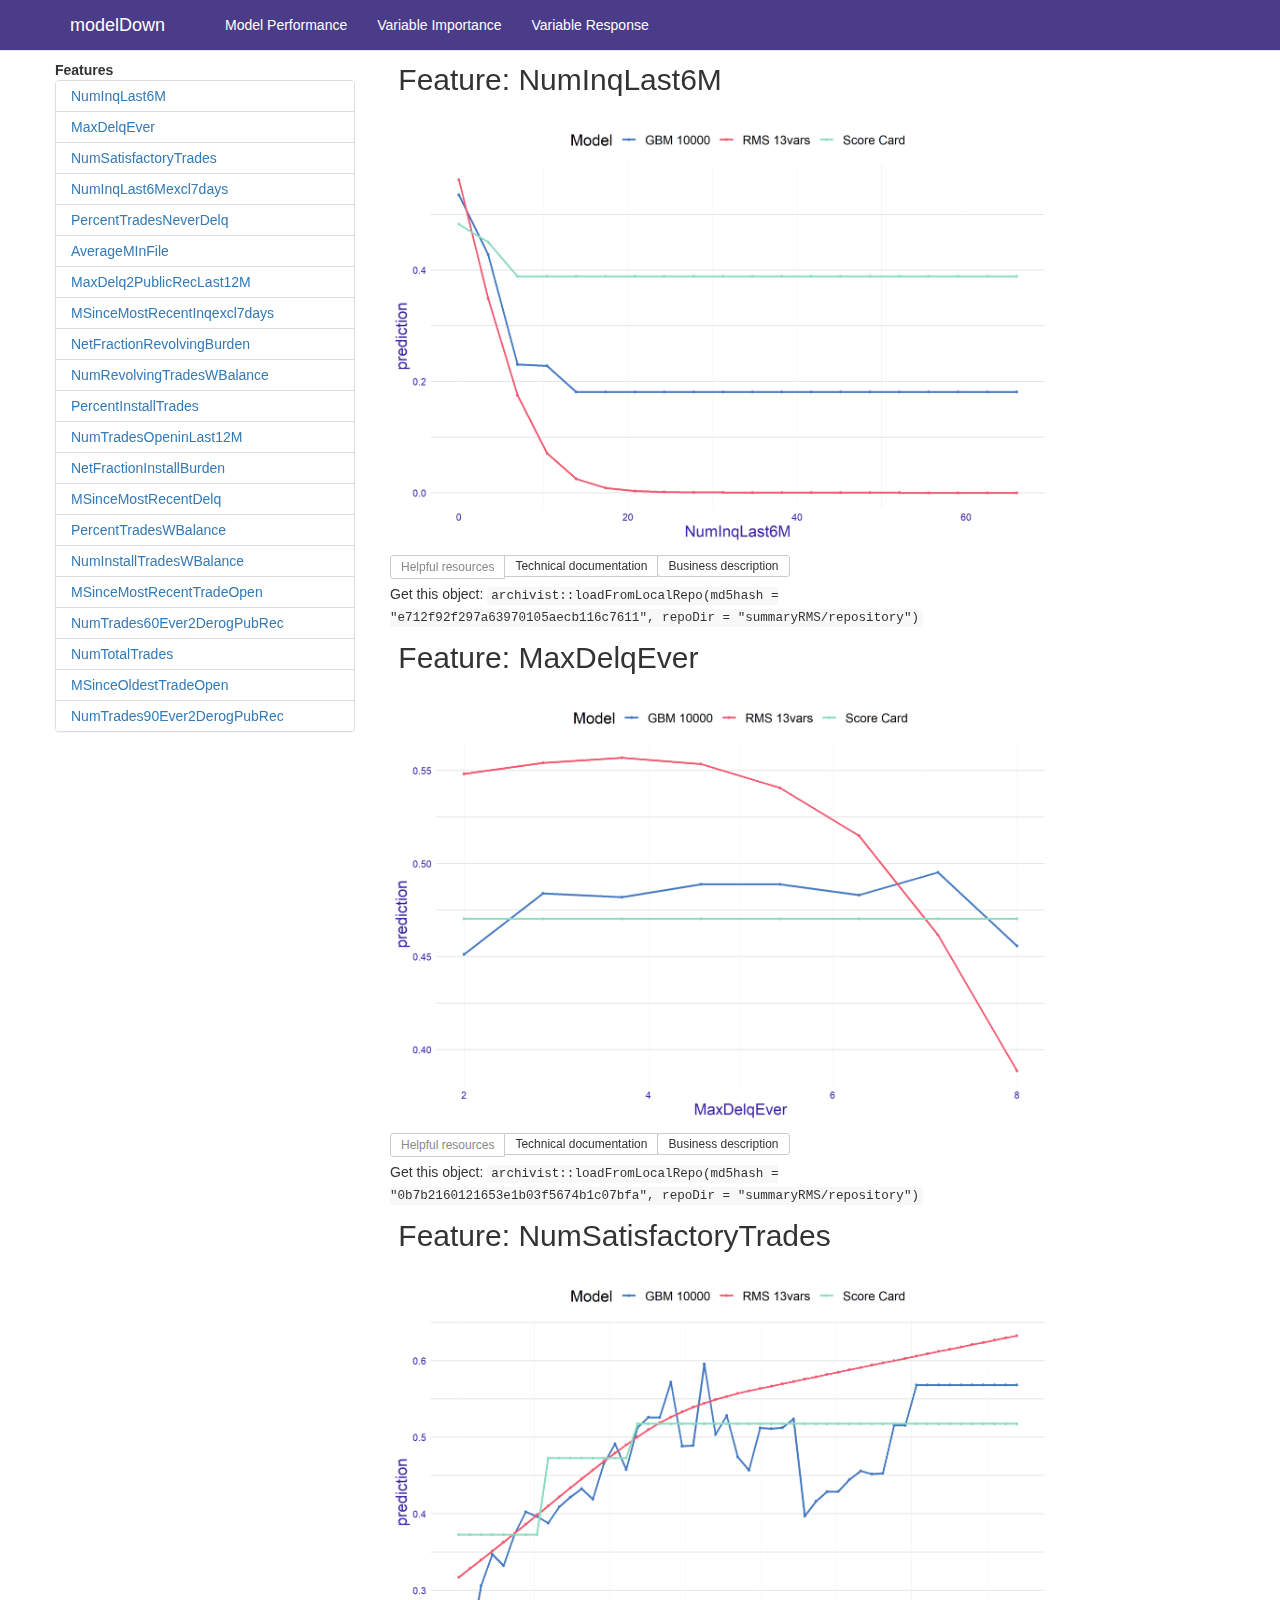
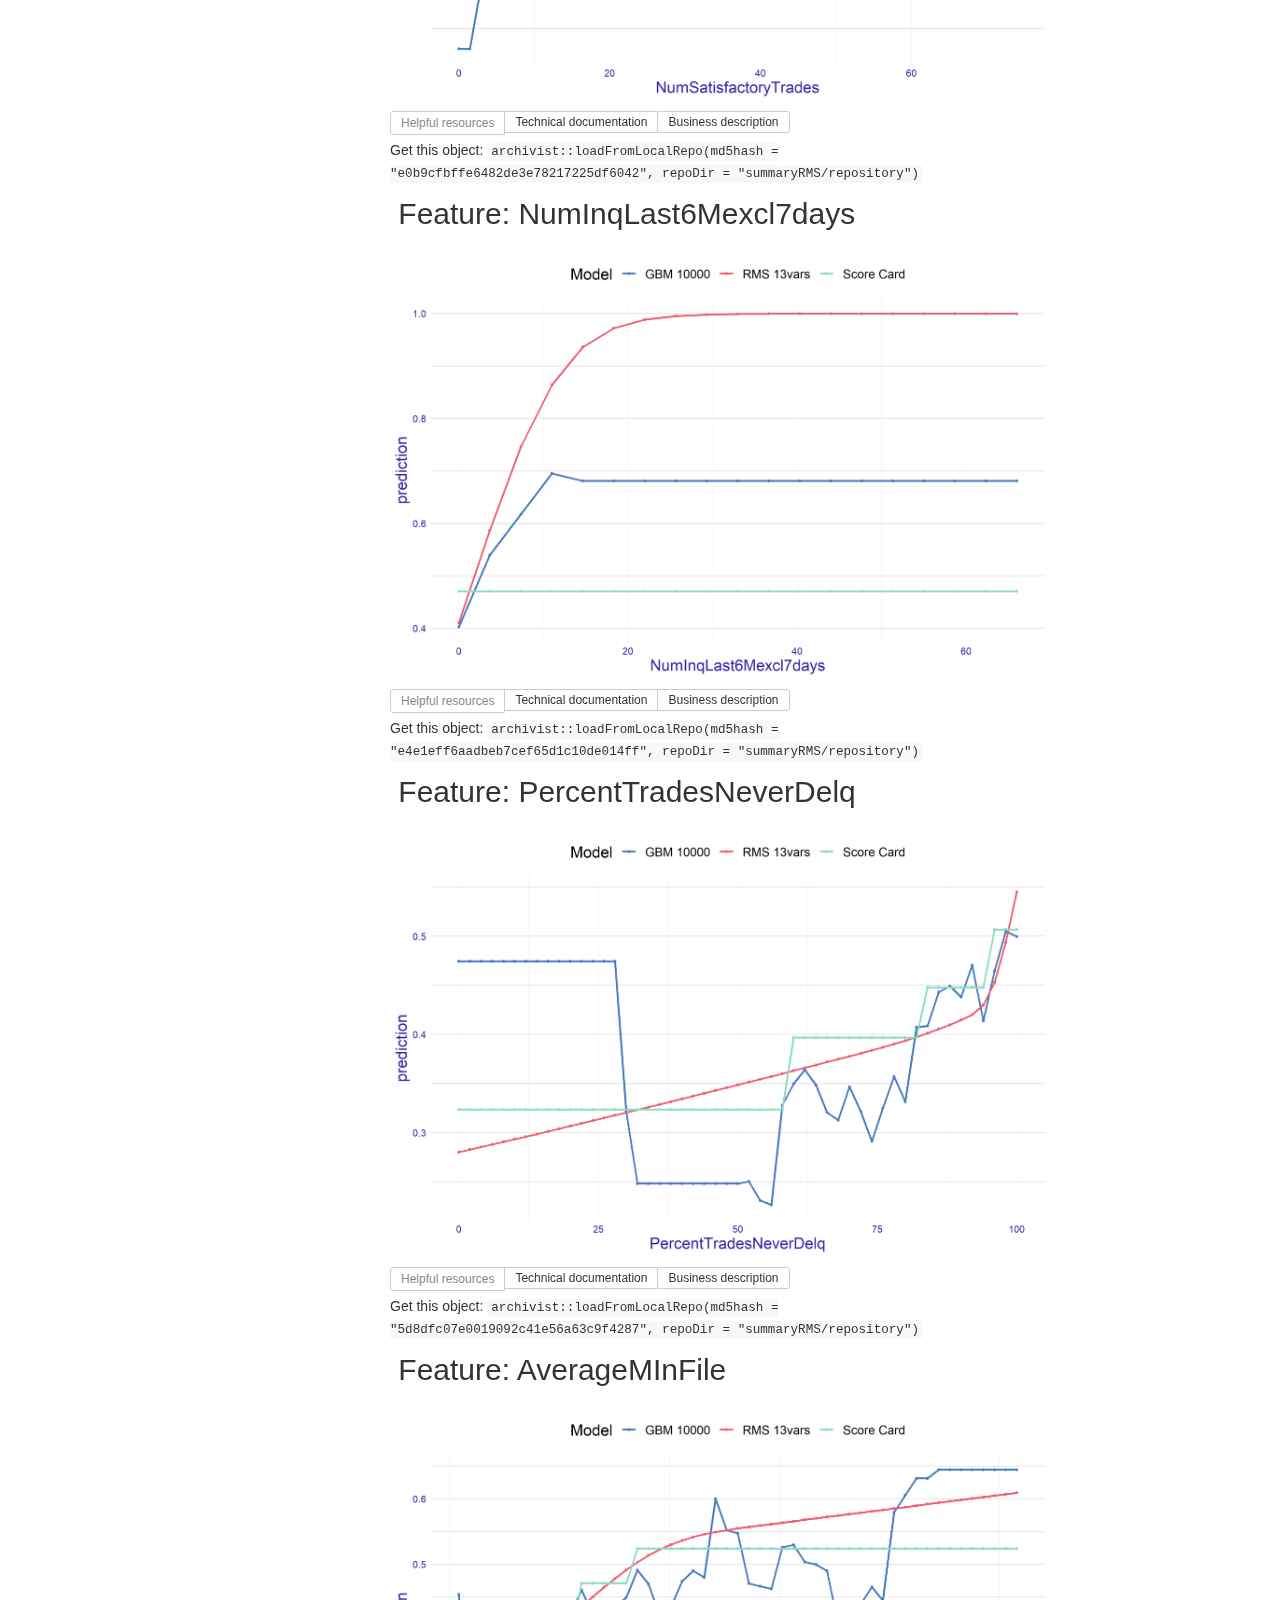
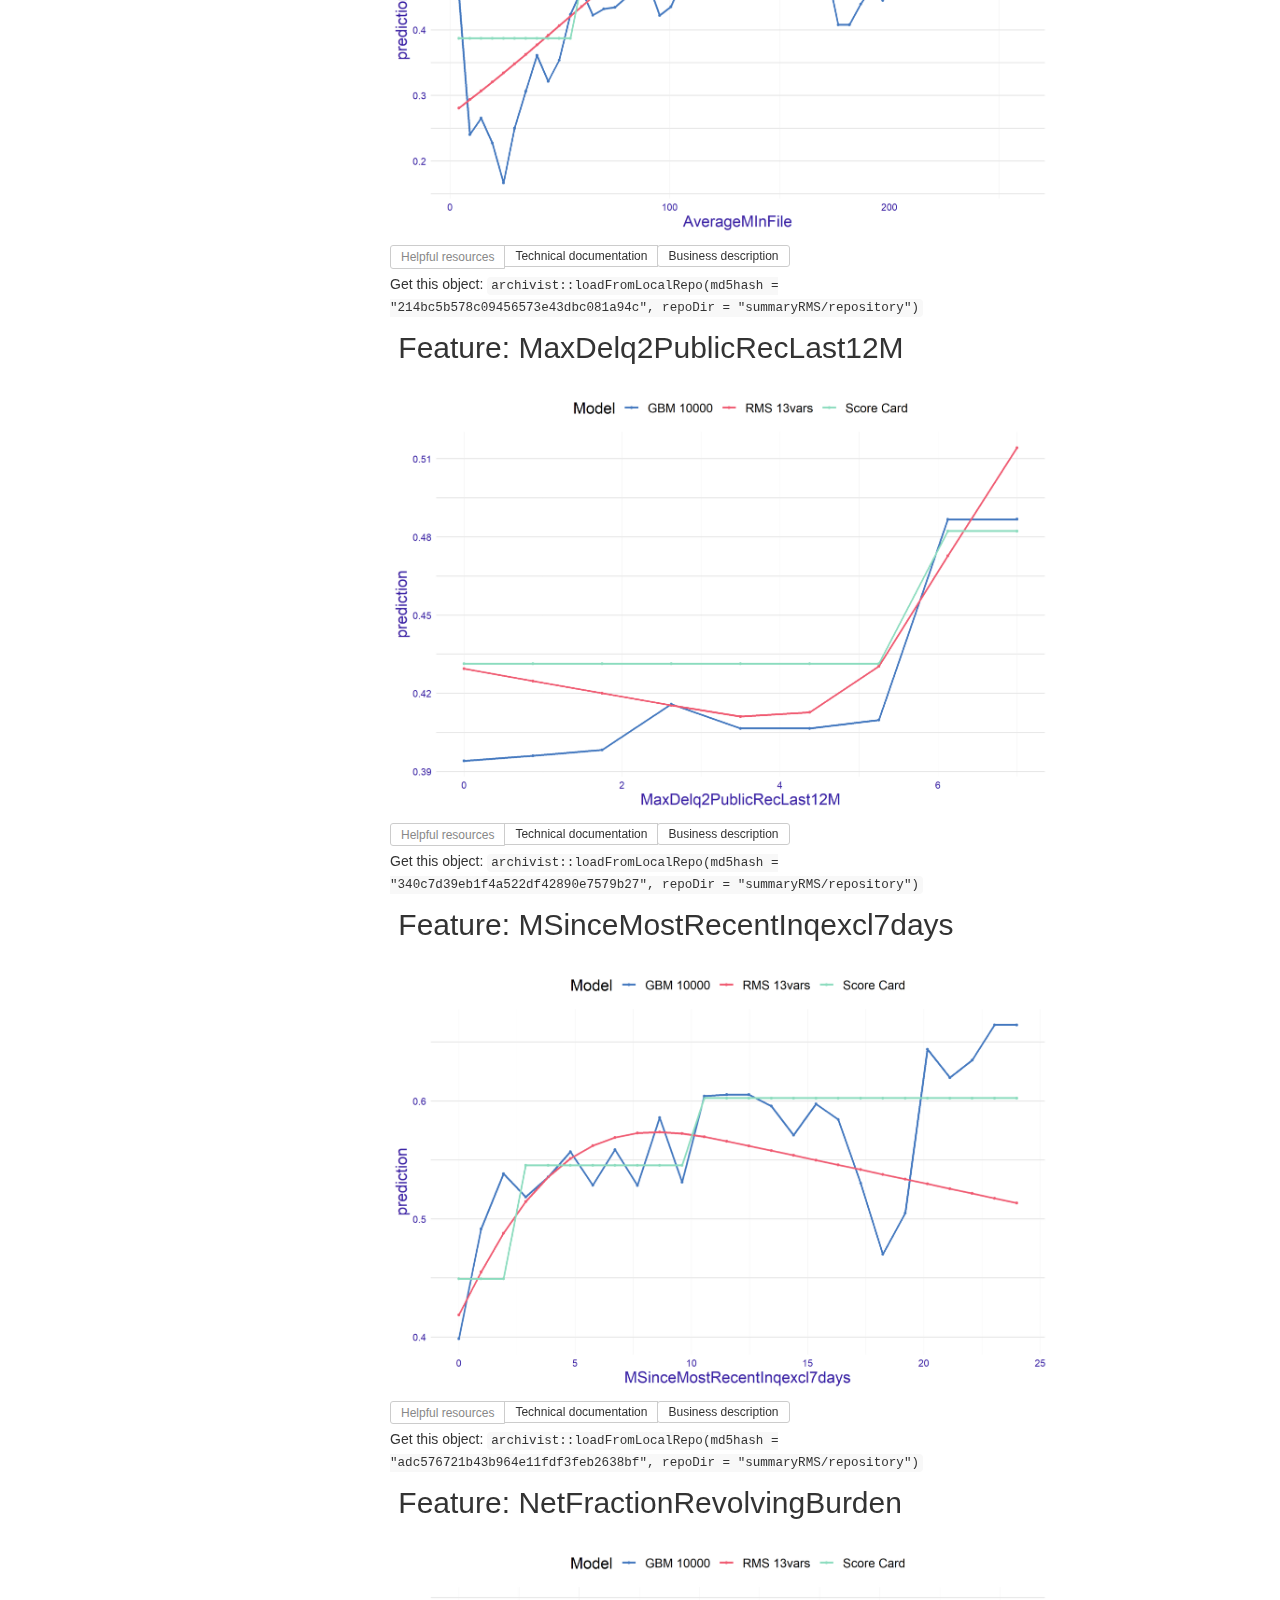
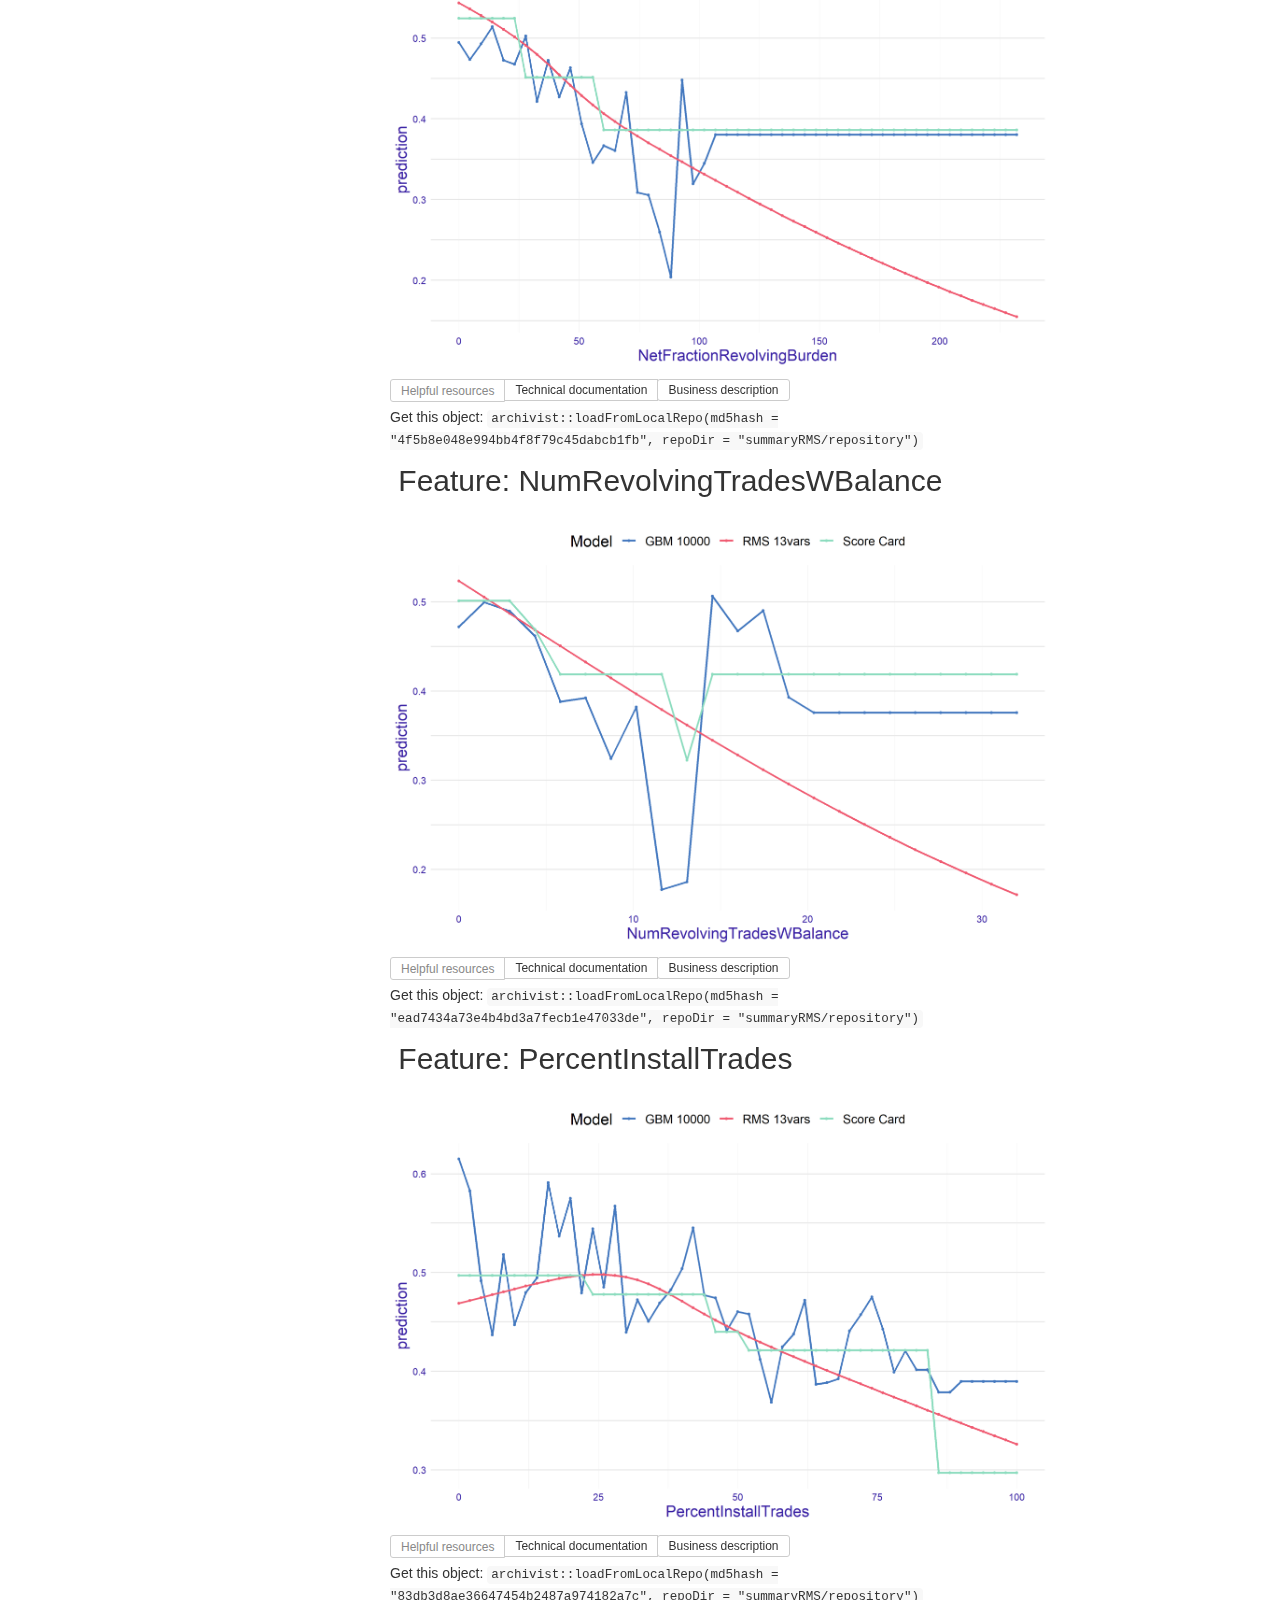
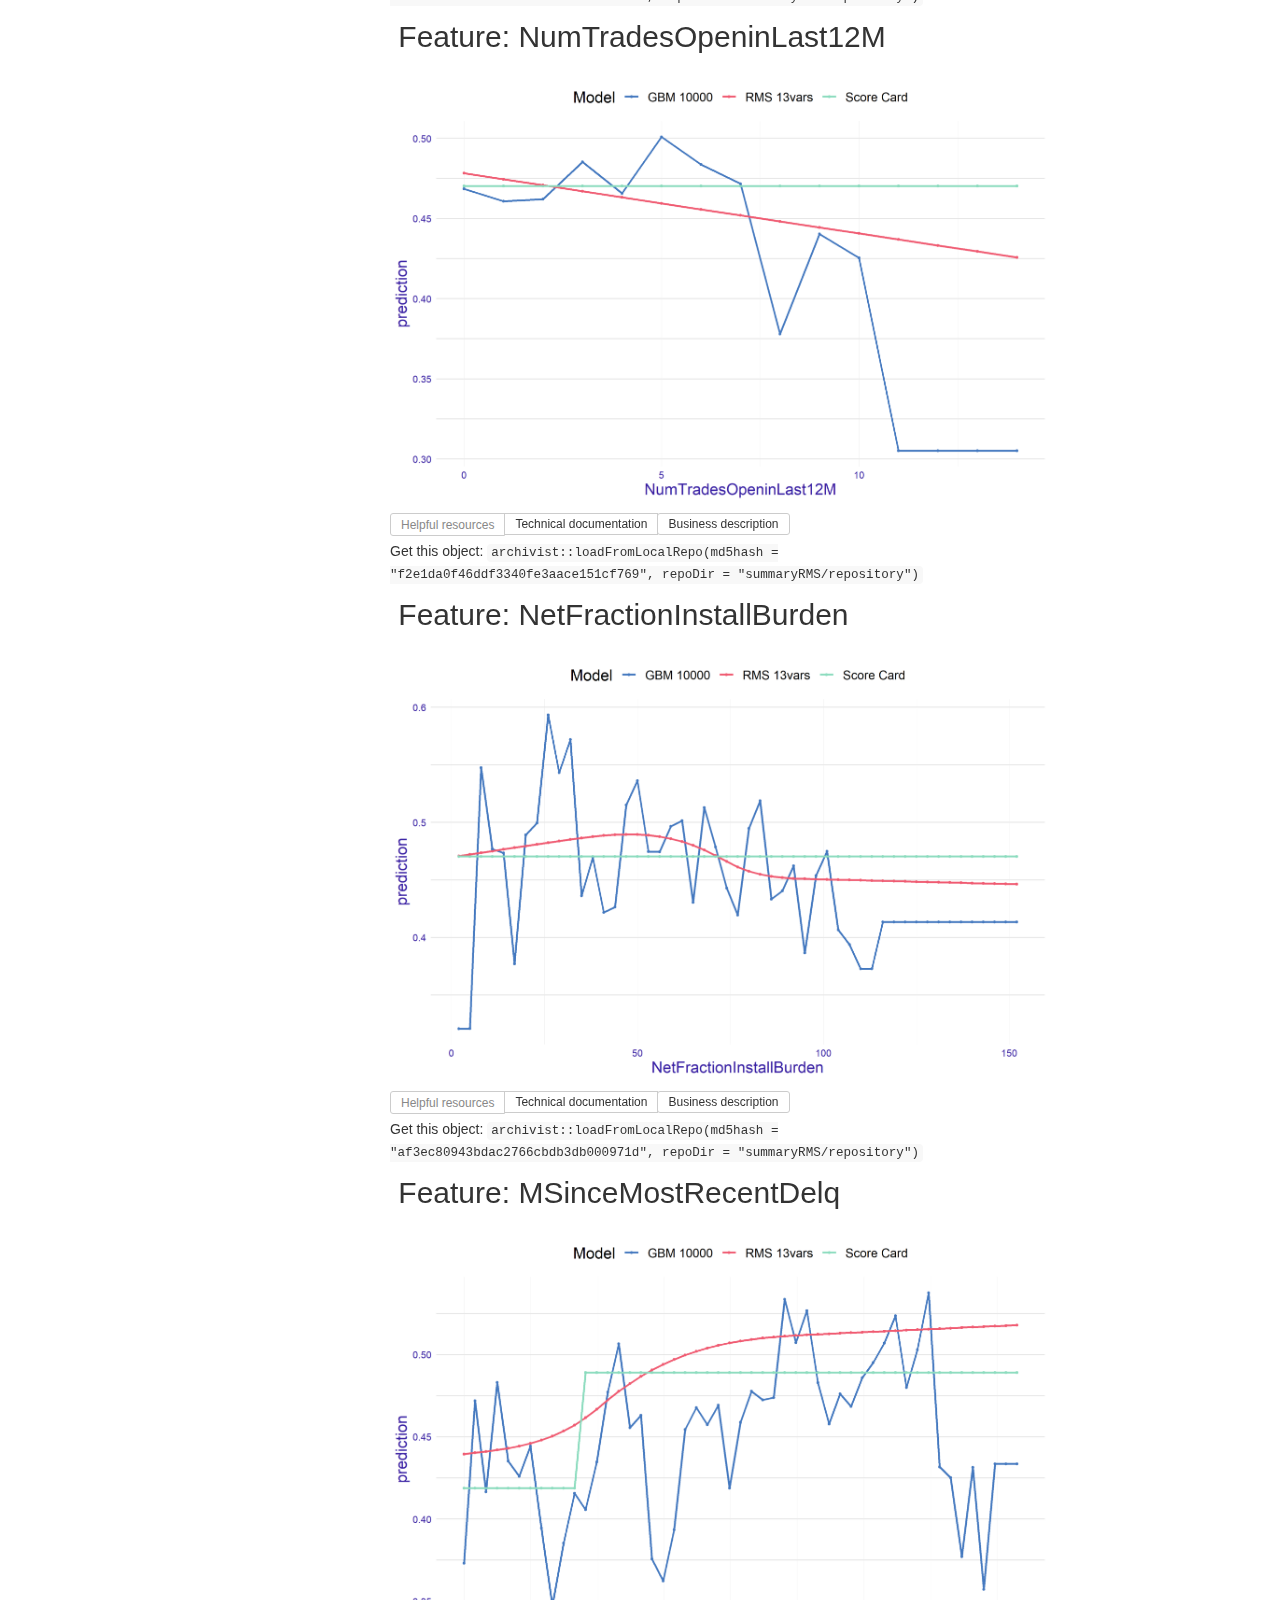
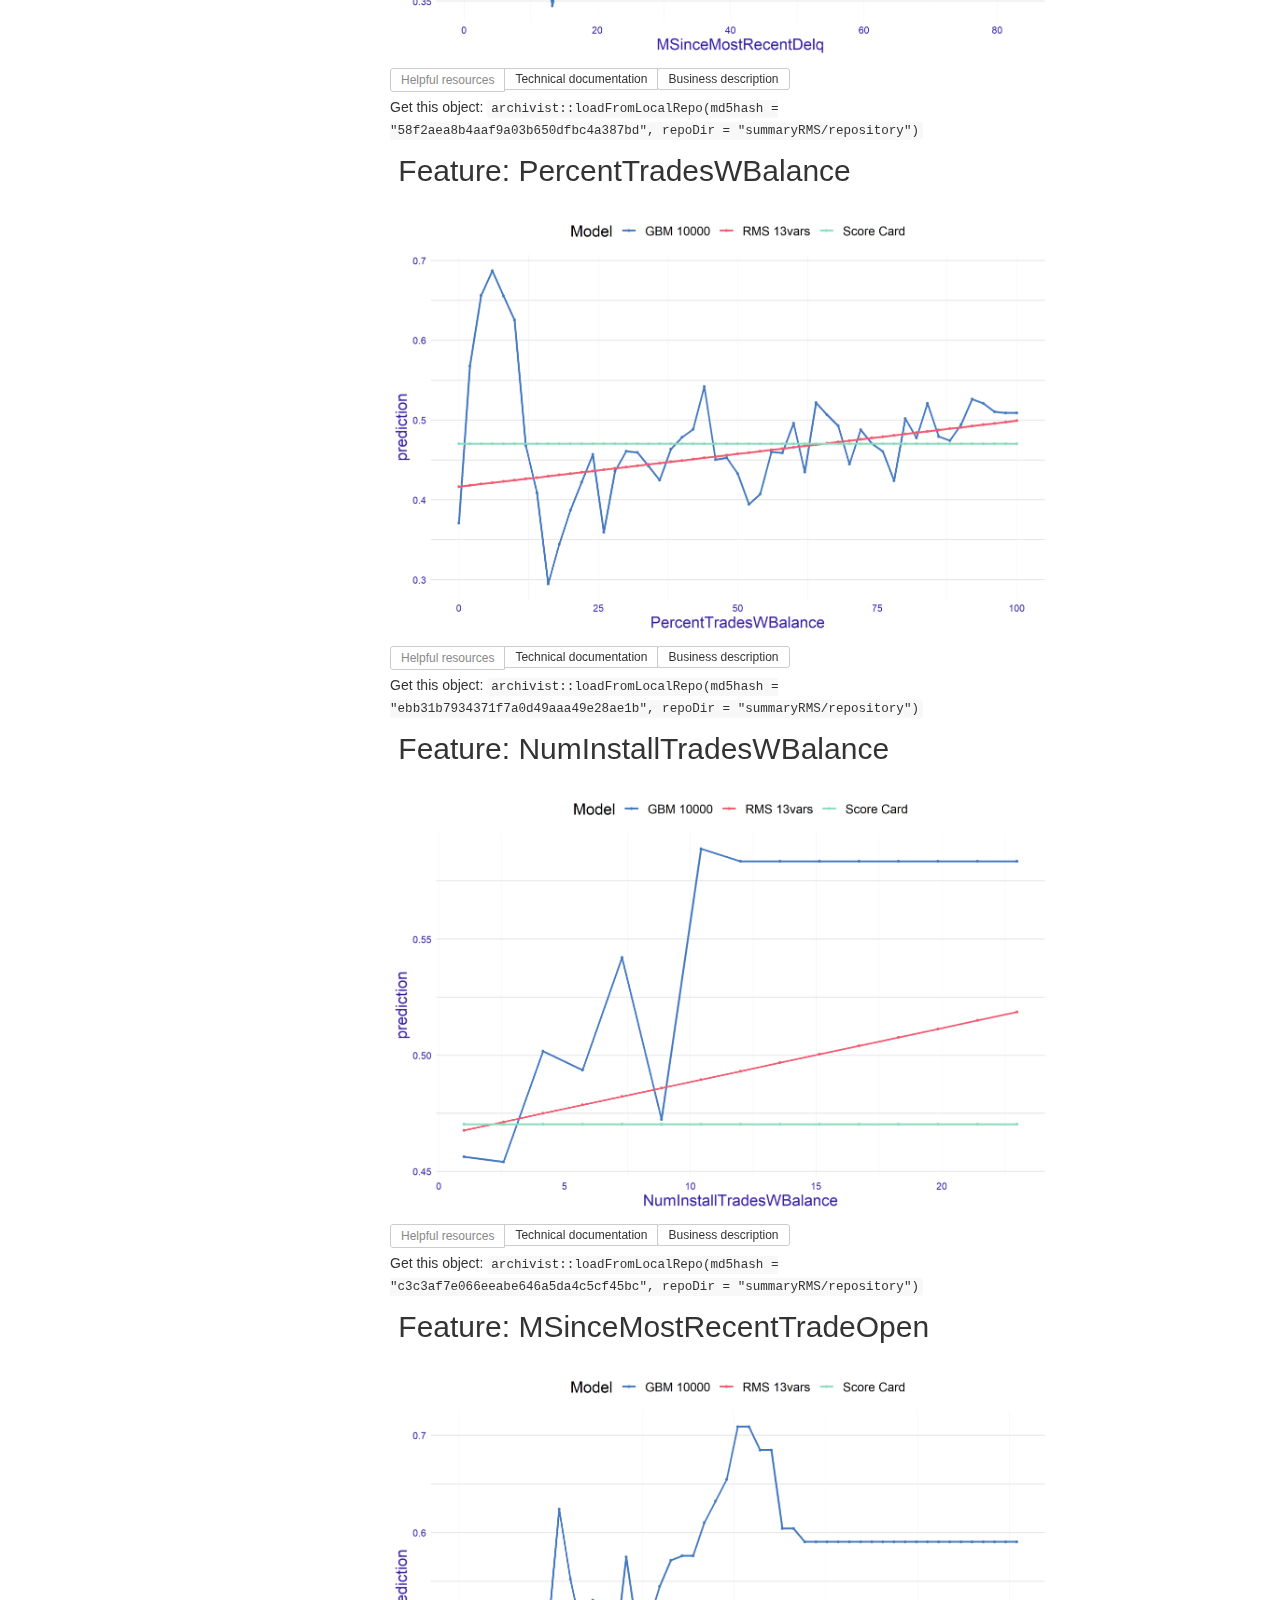
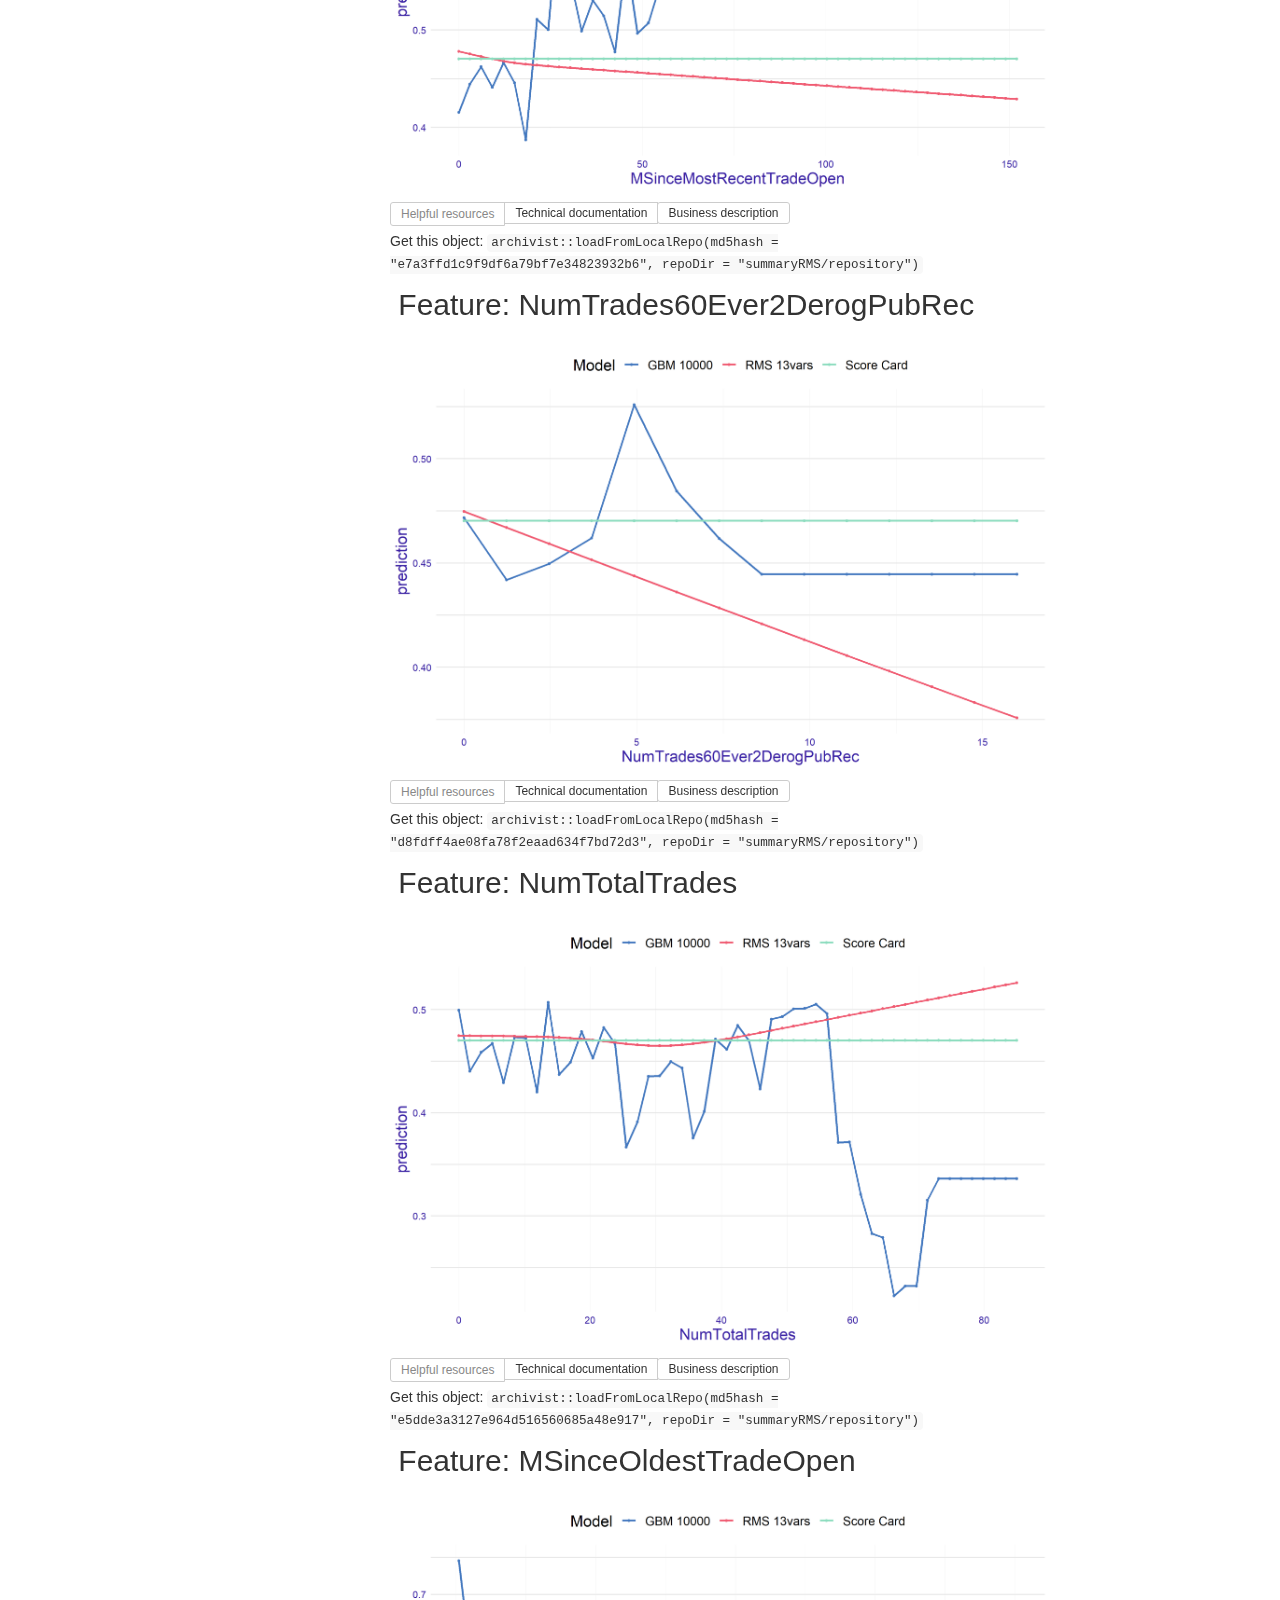
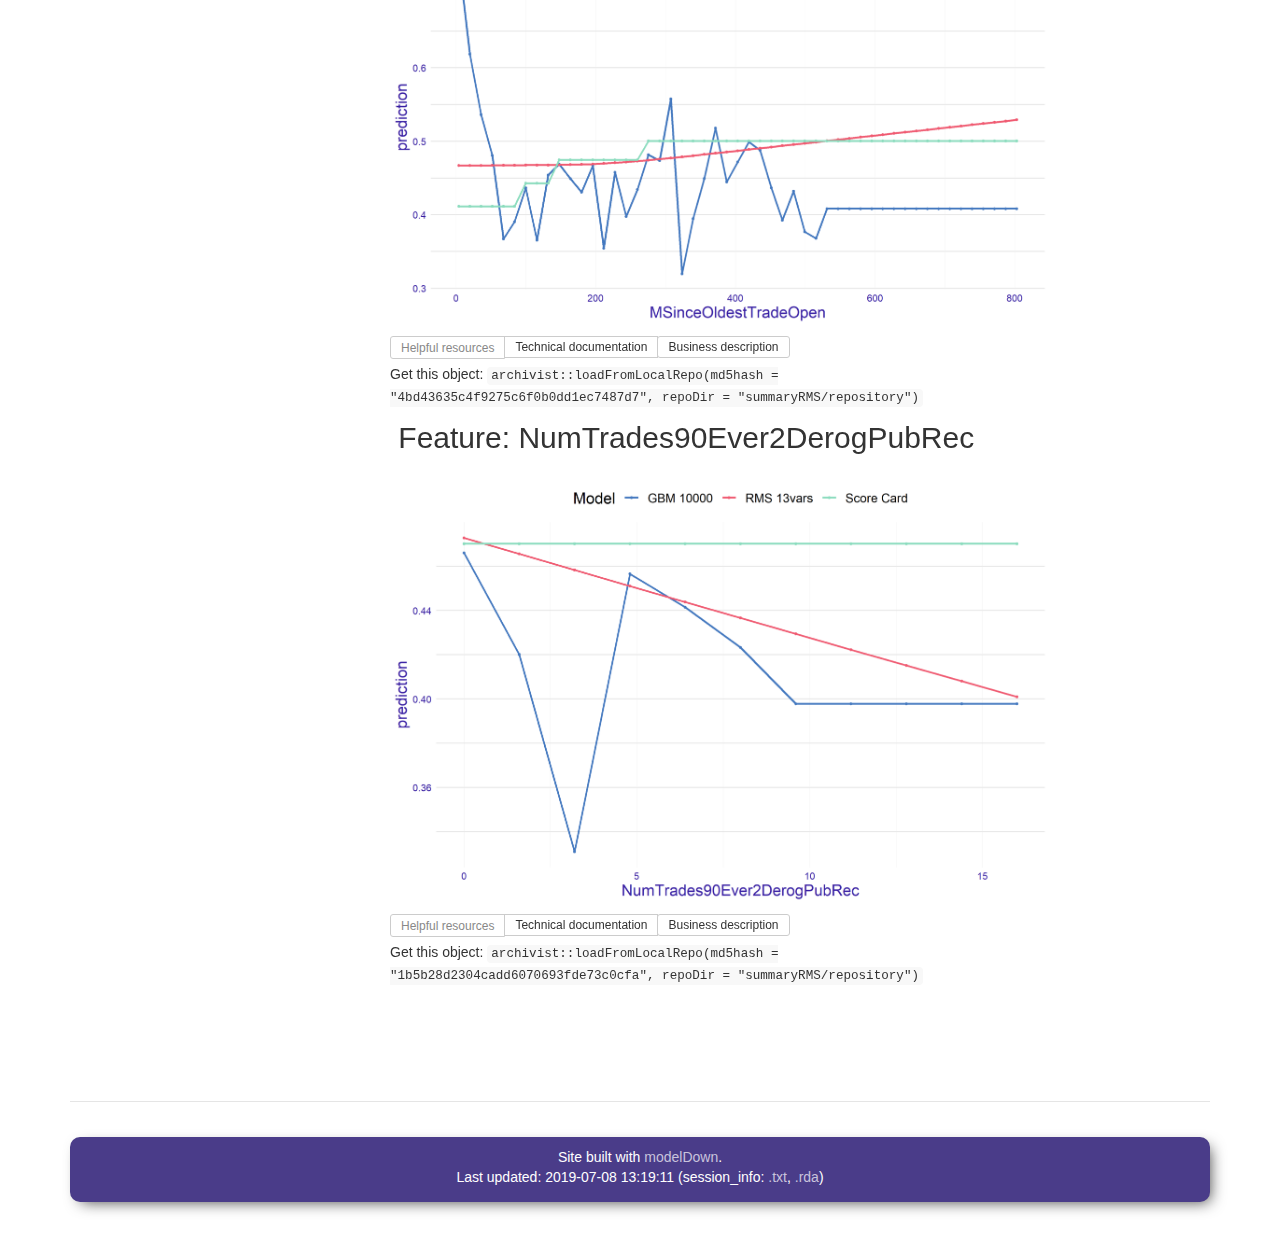
<file: modeldown/variable_response/index.html>
<!DOCTYPE html>
<html>

<head>
  <script src="https://ajax.googleapis.com/ajax/libs/jquery/3.3.1/jquery.min.js"></script>
  <link href="https://maxcdn.bootstrapcdn.com/bootstrap/3.3.7/css/bootstrap.min.css" rel="stylesheet" integrity="sha384-BVYiiSIFeK1dGmJRAkycuHAHRg32OmUcww7on3RYdg4Va+PmSTsz/K68vbdEjh4u"
    crossorigin="anonymous">
  <script src="https://maxcdn.bootstrapcdn.com/bootstrap/3.3.7/js/bootstrap.min.js" integrity="sha384-Tc5IQib027qvyjSMfHjOMaLkfuWVxZxUPnCJA7l2mCWNIpG9mGCD8wGNIcPD7Txa"
    crossorigin="anonymous"></script>
  <link href="https://maxcdn.bootstrapcdn.com/font-awesome/4.6.3/css/font-awesome.min.css" rel="stylesheet" integrity="sha384-T8Gy5hrqNKT+hzMclPo118YTQO6cYprQmhrYwIiQ/3axmI1hQomh7Ud2hPOy8SP1"
    crossorigin="anonymous">

  <link rel="stylesheet" type="text/css" href="../mi2template.css">
  <link rel="stylesheet" type="text/css" href="../style.css">
  <link rel="stylesheet" type="text/css" href="styles.css">
  <script>
    function makeHelpPanel(help_link, docs_link) {
      return '\
            <div class="help-panel">\
              <div class="title"><i class="fa fa-question" aria-hidden="true"></i> Helpful resources</div>\
              <a href="' + docs_link + '" target="_blank">Technical documentation</a>\
              <a href="' + help_link + '" target="_blank">Business description</a>\
            </div>\
            ';
    };

    function renderHelpPanels() {
      var panel = document.getElementsByTagName("help-panel")[0];

      while(panel) {
        var docs_url = panel.attributes["docs-url"].value; 
        var help_url = panel.attributes["help-url"].value;
        
        var html = makeHelpPanel(help_url, docs_url);
        panel.outerHTML = html;

        panel = document.getElementsByTagName("help-panel")[0]; 
        // Not iterating the result because it changes after each iteration
      }
    }

    $(document).ready(function(){
      renderHelpPanels();
    });
  </script>
</head>

<body>

  <div class="container template-home">

    <header>
      <div class="navbar navbar-default navbar-fixed-top navbar-mi2" role="navigation">
        <div class="container">
          <div class="navbar-header">
            <button type="button" class="navbar-toggle collapsed" data-toggle="collapse" data-target="#navbar">
              <span class="icon-bar"></span>
              <span class="icon-bar"></span>
              <span class="icon-bar"></span>
            </button>
            </a>
            <a class="navbar-brand navbar-mi2" href="../index.html">modelDown</a>
          </div>
          <div id="navbar" class="navbar-collapse collapse">
            <ul class="navbar-mi2 nav navbar-nav">
              <li>
                <a href="../index.html">
                  <span class="fa fa-home fa-lg"></span>

                </a>
              </li>

              <li>
                  <a href="../model_performance/index.html">Model Performance</a>
              </li>
              <li>
                  <a href="../variable_importance/index.html">Variable Importance</a>
              </li>
              <li>
                  <a href="../variable_response/index.html">Variable Response</a>
              </li>
            </ul>
            <ul class="nav navbar-nav navbar-right"></ul>
          </div>
          <!--/.nav-collapse -->
        </div>
        <!--/.container -->
      </div>
      <!--/.navbar -->
    </header>

    <div class="row" style="position: relative; margin-bottom:60px;">
      <div class="variable-selector-panel">
    <b>Features</b>
    <div class="panel panel-default">
        <ul class="list-group">
            <li class="list-group-item variable-link">
                <a href="#NumInqLast6M">NumInqLast6M</a>
            </li>
            <li class="list-group-item variable-link">
                <a href="#MaxDelqEver">MaxDelqEver</a>
            </li>
            <li class="list-group-item variable-link">
                <a href="#NumSatisfactoryTrades">NumSatisfactoryTrades</a>
            </li>
            <li class="list-group-item variable-link">
                <a href="#NumInqLast6Mexcl7days">NumInqLast6Mexcl7days</a>
            </li>
            <li class="list-group-item variable-link">
                <a href="#PercentTradesNeverDelq">PercentTradesNeverDelq</a>
            </li>
            <li class="list-group-item variable-link">
                <a href="#AverageMInFile">AverageMInFile</a>
            </li>
            <li class="list-group-item variable-link">
                <a href="#MaxDelq2PublicRecLast12M">MaxDelq2PublicRecLast12M</a>
            </li>
            <li class="list-group-item variable-link">
                <a href="#MSinceMostRecentInqexcl7days">MSinceMostRecentInqexcl7days</a>
            </li>
            <li class="list-group-item variable-link">
                <a href="#NetFractionRevolvingBurden">NetFractionRevolvingBurden</a>
            </li>
            <li class="list-group-item variable-link">
                <a href="#NumRevolvingTradesWBalance">NumRevolvingTradesWBalance</a>
            </li>
            <li class="list-group-item variable-link">
                <a href="#PercentInstallTrades">PercentInstallTrades</a>
            </li>
            <li class="list-group-item variable-link">
                <a href="#NumTradesOpeninLast12M">NumTradesOpeninLast12M</a>
            </li>
            <li class="list-group-item variable-link">
                <a href="#NetFractionInstallBurden">NetFractionInstallBurden</a>
            </li>
            <li class="list-group-item variable-link">
                <a href="#MSinceMostRecentDelq">MSinceMostRecentDelq</a>
            </li>
            <li class="list-group-item variable-link">
                <a href="#PercentTradesWBalance">PercentTradesWBalance</a>
            </li>
            <li class="list-group-item variable-link">
                <a href="#NumInstallTradesWBalance">NumInstallTradesWBalance</a>
            </li>
            <li class="list-group-item variable-link">
                <a href="#MSinceMostRecentTradeOpen">MSinceMostRecentTradeOpen</a>
            </li>
            <li class="list-group-item variable-link">
                <a href="#NumTrades60Ever2DerogPubRec">NumTrades60Ever2DerogPubRec</a>
            </li>
            <li class="list-group-item variable-link">
                <a href="#NumTotalTrades">NumTotalTrades</a>
            </li>
            <li class="list-group-item variable-link">
                <a href="#MSinceOldestTradeOpen">MSinceOldestTradeOpen</a>
            </li>
            <li class="list-group-item variable-link">
                <a href="#NumTrades90Ever2DerogPubRec">NumTrades90Ever2DerogPubRec</a>
            </li>
        </ul>
    </div>
</div>
<div class="col-md-push-3 col-md-9 main-content contents">
    <div class="plot-container">
        <h2 id="NumInqLast6M" class="hasAnchor">
            <a href="#NumInqLast6M" class="anchor"></a>
            Feature: NumInqLast6M
        </h2>
        <img class="plot" src="img/variable_response_NumInqLast6M_pdp.png" />
        <br />
        <help-panel help-url="https://pbiecek.github.io/DALEX_docs/3-3-variableResponse.html#variableResponse" docs-url="https://pbiecek.github.io/DALEX/reference/variable_response.html"></help-panel>
        <div class="archivist-code"><p>Get this object: <code>archivist::loadFromLocalRepo(md5hash = &quot;e712f92f297a63970105aecb116c7611&quot;, repoDir = &quot;summaryRMS/repository&quot;)</code></p></div>
    </div>
    <div class="plot-container">
        <h2 id="MaxDelqEver" class="hasAnchor">
            <a href="#MaxDelqEver" class="anchor"></a>
            Feature: MaxDelqEver
        </h2>
        <img class="plot" src="img/variable_response_MaxDelqEver_pdp.png" />
        <br />
        <help-panel help-url="https://pbiecek.github.io/DALEX_docs/3-3-variableResponse.html#variableResponse" docs-url="https://pbiecek.github.io/DALEX/reference/variable_response.html"></help-panel>
        <div class="archivist-code"><p>Get this object: <code>archivist::loadFromLocalRepo(md5hash = &quot;0b7b2160121653e1b03f5674b1c07bfa&quot;, repoDir = &quot;summaryRMS/repository&quot;)</code></p></div>
    </div>
    <div class="plot-container">
        <h2 id="NumSatisfactoryTrades" class="hasAnchor">
            <a href="#NumSatisfactoryTrades" class="anchor"></a>
            Feature: NumSatisfactoryTrades
        </h2>
        <img class="plot" src="img/variable_response_NumSatisfactoryTrades_pdp.png" />
        <br />
        <help-panel help-url="https://pbiecek.github.io/DALEX_docs/3-3-variableResponse.html#variableResponse" docs-url="https://pbiecek.github.io/DALEX/reference/variable_response.html"></help-panel>
        <div class="archivist-code"><p>Get this object: <code>archivist::loadFromLocalRepo(md5hash = &quot;e0b9cfbffe6482de3e78217225df6042&quot;, repoDir = &quot;summaryRMS/repository&quot;)</code></p></div>
    </div>
    <div class="plot-container">
        <h2 id="NumInqLast6Mexcl7days" class="hasAnchor">
            <a href="#NumInqLast6Mexcl7days" class="anchor"></a>
            Feature: NumInqLast6Mexcl7days
        </h2>
        <img class="plot" src="img/variable_response_NumInqLast6Mexcl7days_pdp.png" />
        <br />
        <help-panel help-url="https://pbiecek.github.io/DALEX_docs/3-3-variableResponse.html#variableResponse" docs-url="https://pbiecek.github.io/DALEX/reference/variable_response.html"></help-panel>
        <div class="archivist-code"><p>Get this object: <code>archivist::loadFromLocalRepo(md5hash = &quot;e4e1eff6aadbeb7cef65d1c10de014ff&quot;, repoDir = &quot;summaryRMS/repository&quot;)</code></p></div>
    </div>
    <div class="plot-container">
        <h2 id="PercentTradesNeverDelq" class="hasAnchor">
            <a href="#PercentTradesNeverDelq" class="anchor"></a>
            Feature: PercentTradesNeverDelq
        </h2>
        <img class="plot" src="img/variable_response_PercentTradesNeverDelq_pdp.png" />
        <br />
        <help-panel help-url="https://pbiecek.github.io/DALEX_docs/3-3-variableResponse.html#variableResponse" docs-url="https://pbiecek.github.io/DALEX/reference/variable_response.html"></help-panel>
        <div class="archivist-code"><p>Get this object: <code>archivist::loadFromLocalRepo(md5hash = &quot;5d8dfc07e0019092c41e56a63c9f4287&quot;, repoDir = &quot;summaryRMS/repository&quot;)</code></p></div>
    </div>
    <div class="plot-container">
        <h2 id="AverageMInFile" class="hasAnchor">
            <a href="#AverageMInFile" class="anchor"></a>
            Feature: AverageMInFile
        </h2>
        <img class="plot" src="img/variable_response_AverageMInFile_pdp.png" />
        <br />
        <help-panel help-url="https://pbiecek.github.io/DALEX_docs/3-3-variableResponse.html#variableResponse" docs-url="https://pbiecek.github.io/DALEX/reference/variable_response.html"></help-panel>
        <div class="archivist-code"><p>Get this object: <code>archivist::loadFromLocalRepo(md5hash = &quot;214bc5b578c09456573e43dbc081a94c&quot;, repoDir = &quot;summaryRMS/repository&quot;)</code></p></div>
    </div>
    <div class="plot-container">
        <h2 id="MaxDelq2PublicRecLast12M" class="hasAnchor">
            <a href="#MaxDelq2PublicRecLast12M" class="anchor"></a>
            Feature: MaxDelq2PublicRecLast12M
        </h2>
        <img class="plot" src="img/variable_response_MaxDelq2PublicRecLast12M_pdp.png" />
        <br />
        <help-panel help-url="https://pbiecek.github.io/DALEX_docs/3-3-variableResponse.html#variableResponse" docs-url="https://pbiecek.github.io/DALEX/reference/variable_response.html"></help-panel>
        <div class="archivist-code"><p>Get this object: <code>archivist::loadFromLocalRepo(md5hash = &quot;340c7d39eb1f4a522df42890e7579b27&quot;, repoDir = &quot;summaryRMS/repository&quot;)</code></p></div>
    </div>
    <div class="plot-container">
        <h2 id="MSinceMostRecentInqexcl7days" class="hasAnchor">
            <a href="#MSinceMostRecentInqexcl7days" class="anchor"></a>
            Feature: MSinceMostRecentInqexcl7days
        </h2>
        <img class="plot" src="img/variable_response_MSinceMostRecentInqexcl7days_pdp.png" />
        <br />
        <help-panel help-url="https://pbiecek.github.io/DALEX_docs/3-3-variableResponse.html#variableResponse" docs-url="https://pbiecek.github.io/DALEX/reference/variable_response.html"></help-panel>
        <div class="archivist-code"><p>Get this object: <code>archivist::loadFromLocalRepo(md5hash = &quot;adc576721b43b964e11fdf3feb2638bf&quot;, repoDir = &quot;summaryRMS/repository&quot;)</code></p></div>
    </div>
    <div class="plot-container">
        <h2 id="NetFractionRevolvingBurden" class="hasAnchor">
            <a href="#NetFractionRevolvingBurden" class="anchor"></a>
            Feature: NetFractionRevolvingBurden
        </h2>
        <img class="plot" src="img/variable_response_NetFractionRevolvingBurden_pdp.png" />
        <br />
        <help-panel help-url="https://pbiecek.github.io/DALEX_docs/3-3-variableResponse.html#variableResponse" docs-url="https://pbiecek.github.io/DALEX/reference/variable_response.html"></help-panel>
        <div class="archivist-code"><p>Get this object: <code>archivist::loadFromLocalRepo(md5hash = &quot;4f5b8e048e994bb4f8f79c45dabcb1fb&quot;, repoDir = &quot;summaryRMS/repository&quot;)</code></p></div>
    </div>
    <div class="plot-container">
        <h2 id="NumRevolvingTradesWBalance" class="hasAnchor">
            <a href="#NumRevolvingTradesWBalance" class="anchor"></a>
            Feature: NumRevolvingTradesWBalance
        </h2>
        <img class="plot" src="img/variable_response_NumRevolvingTradesWBalance_pdp.png" />
        <br />
        <help-panel help-url="https://pbiecek.github.io/DALEX_docs/3-3-variableResponse.html#variableResponse" docs-url="https://pbiecek.github.io/DALEX/reference/variable_response.html"></help-panel>
        <div class="archivist-code"><p>Get this object: <code>archivist::loadFromLocalRepo(md5hash = &quot;ead7434a73e4b4bd3a7fecb1e47033de&quot;, repoDir = &quot;summaryRMS/repository&quot;)</code></p></div>
    </div>
    <div class="plot-container">
        <h2 id="PercentInstallTrades" class="hasAnchor">
            <a href="#PercentInstallTrades" class="anchor"></a>
            Feature: PercentInstallTrades
        </h2>
        <img class="plot" src="img/variable_response_PercentInstallTrades_pdp.png" />
        <br />
        <help-panel help-url="https://pbiecek.github.io/DALEX_docs/3-3-variableResponse.html#variableResponse" docs-url="https://pbiecek.github.io/DALEX/reference/variable_response.html"></help-panel>
        <div class="archivist-code"><p>Get this object: <code>archivist::loadFromLocalRepo(md5hash = &quot;83db3d8ae36647454b2487a974182a7c&quot;, repoDir = &quot;summaryRMS/repository&quot;)</code></p></div>
    </div>
    <div class="plot-container">
        <h2 id="NumTradesOpeninLast12M" class="hasAnchor">
            <a href="#NumTradesOpeninLast12M" class="anchor"></a>
            Feature: NumTradesOpeninLast12M
        </h2>
        <img class="plot" src="img/variable_response_NumTradesOpeninLast12M_pdp.png" />
        <br />
        <help-panel help-url="https://pbiecek.github.io/DALEX_docs/3-3-variableResponse.html#variableResponse" docs-url="https://pbiecek.github.io/DALEX/reference/variable_response.html"></help-panel>
        <div class="archivist-code"><p>Get this object: <code>archivist::loadFromLocalRepo(md5hash = &quot;f2e1da0f46ddf3340fe3aace151cf769&quot;, repoDir = &quot;summaryRMS/repository&quot;)</code></p></div>
    </div>
    <div class="plot-container">
        <h2 id="NetFractionInstallBurden" class="hasAnchor">
            <a href="#NetFractionInstallBurden" class="anchor"></a>
            Feature: NetFractionInstallBurden
        </h2>
        <img class="plot" src="img/variable_response_NetFractionInstallBurden_pdp.png" />
        <br />
        <help-panel help-url="https://pbiecek.github.io/DALEX_docs/3-3-variableResponse.html#variableResponse" docs-url="https://pbiecek.github.io/DALEX/reference/variable_response.html"></help-panel>
        <div class="archivist-code"><p>Get this object: <code>archivist::loadFromLocalRepo(md5hash = &quot;af3ec80943bdac2766cbdb3db000971d&quot;, repoDir = &quot;summaryRMS/repository&quot;)</code></p></div>
    </div>
    <div class="plot-container">
        <h2 id="MSinceMostRecentDelq" class="hasAnchor">
            <a href="#MSinceMostRecentDelq" class="anchor"></a>
            Feature: MSinceMostRecentDelq
        </h2>
        <img class="plot" src="img/variable_response_MSinceMostRecentDelq_pdp.png" />
        <br />
        <help-panel help-url="https://pbiecek.github.io/DALEX_docs/3-3-variableResponse.html#variableResponse" docs-url="https://pbiecek.github.io/DALEX/reference/variable_response.html"></help-panel>
        <div class="archivist-code"><p>Get this object: <code>archivist::loadFromLocalRepo(md5hash = &quot;58f2aea8b4aaf9a03b650dfbc4a387bd&quot;, repoDir = &quot;summaryRMS/repository&quot;)</code></p></div>
    </div>
    <div class="plot-container">
        <h2 id="PercentTradesWBalance" class="hasAnchor">
            <a href="#PercentTradesWBalance" class="anchor"></a>
            Feature: PercentTradesWBalance
        </h2>
        <img class="plot" src="img/variable_response_PercentTradesWBalance_pdp.png" />
        <br />
        <help-panel help-url="https://pbiecek.github.io/DALEX_docs/3-3-variableResponse.html#variableResponse" docs-url="https://pbiecek.github.io/DALEX/reference/variable_response.html"></help-panel>
        <div class="archivist-code"><p>Get this object: <code>archivist::loadFromLocalRepo(md5hash = &quot;ebb31b7934371f7a0d49aaa49e28ae1b&quot;, repoDir = &quot;summaryRMS/repository&quot;)</code></p></div>
    </div>
    <div class="plot-container">
        <h2 id="NumInstallTradesWBalance" class="hasAnchor">
            <a href="#NumInstallTradesWBalance" class="anchor"></a>
            Feature: NumInstallTradesWBalance
        </h2>
        <img class="plot" src="img/variable_response_NumInstallTradesWBalance_pdp.png" />
        <br />
        <help-panel help-url="https://pbiecek.github.io/DALEX_docs/3-3-variableResponse.html#variableResponse" docs-url="https://pbiecek.github.io/DALEX/reference/variable_response.html"></help-panel>
        <div class="archivist-code"><p>Get this object: <code>archivist::loadFromLocalRepo(md5hash = &quot;c3c3af7e066eeabe646a5da4c5cf45bc&quot;, repoDir = &quot;summaryRMS/repository&quot;)</code></p></div>
    </div>
    <div class="plot-container">
        <h2 id="MSinceMostRecentTradeOpen" class="hasAnchor">
            <a href="#MSinceMostRecentTradeOpen" class="anchor"></a>
            Feature: MSinceMostRecentTradeOpen
        </h2>
        <img class="plot" src="img/variable_response_MSinceMostRecentTradeOpen_pdp.png" />
        <br />
        <help-panel help-url="https://pbiecek.github.io/DALEX_docs/3-3-variableResponse.html#variableResponse" docs-url="https://pbiecek.github.io/DALEX/reference/variable_response.html"></help-panel>
        <div class="archivist-code"><p>Get this object: <code>archivist::loadFromLocalRepo(md5hash = &quot;e7a3ffd1c9f9df6a79bf7e34823932b6&quot;, repoDir = &quot;summaryRMS/repository&quot;)</code></p></div>
    </div>
    <div class="plot-container">
        <h2 id="NumTrades60Ever2DerogPubRec" class="hasAnchor">
            <a href="#NumTrades60Ever2DerogPubRec" class="anchor"></a>
            Feature: NumTrades60Ever2DerogPubRec
        </h2>
        <img class="plot" src="img/variable_response_NumTrades60Ever2DerogPubRec_pdp.png" />
        <br />
        <help-panel help-url="https://pbiecek.github.io/DALEX_docs/3-3-variableResponse.html#variableResponse" docs-url="https://pbiecek.github.io/DALEX/reference/variable_response.html"></help-panel>
        <div class="archivist-code"><p>Get this object: <code>archivist::loadFromLocalRepo(md5hash = &quot;d8fdff4ae08fa78f2eaad634f7bd72d3&quot;, repoDir = &quot;summaryRMS/repository&quot;)</code></p></div>
    </div>
    <div class="plot-container">
        <h2 id="NumTotalTrades" class="hasAnchor">
            <a href="#NumTotalTrades" class="anchor"></a>
            Feature: NumTotalTrades
        </h2>
        <img class="plot" src="img/variable_response_NumTotalTrades_pdp.png" />
        <br />
        <help-panel help-url="https://pbiecek.github.io/DALEX_docs/3-3-variableResponse.html#variableResponse" docs-url="https://pbiecek.github.io/DALEX/reference/variable_response.html"></help-panel>
        <div class="archivist-code"><p>Get this object: <code>archivist::loadFromLocalRepo(md5hash = &quot;e5dde3a3127e964d516560685a48e917&quot;, repoDir = &quot;summaryRMS/repository&quot;)</code></p></div>
    </div>
    <div class="plot-container">
        <h2 id="MSinceOldestTradeOpen" class="hasAnchor">
            <a href="#MSinceOldestTradeOpen" class="anchor"></a>
            Feature: MSinceOldestTradeOpen
        </h2>
        <img class="plot" src="img/variable_response_MSinceOldestTradeOpen_pdp.png" />
        <br />
        <help-panel help-url="https://pbiecek.github.io/DALEX_docs/3-3-variableResponse.html#variableResponse" docs-url="https://pbiecek.github.io/DALEX/reference/variable_response.html"></help-panel>
        <div class="archivist-code"><p>Get this object: <code>archivist::loadFromLocalRepo(md5hash = &quot;4bd43635c4f9275c6f0b0dd1ec7487d7&quot;, repoDir = &quot;summaryRMS/repository&quot;)</code></p></div>
    </div>
    <div class="plot-container">
        <h2 id="NumTrades90Ever2DerogPubRec" class="hasAnchor">
            <a href="#NumTrades90Ever2DerogPubRec" class="anchor"></a>
            Feature: NumTrades90Ever2DerogPubRec
        </h2>
        <img class="plot" src="img/variable_response_NumTrades90Ever2DerogPubRec_pdp.png" />
        <br />
        <help-panel help-url="https://pbiecek.github.io/DALEX_docs/3-3-variableResponse.html#variableResponse" docs-url="https://pbiecek.github.io/DALEX/reference/variable_response.html"></help-panel>
        <div class="archivist-code"><p>Get this object: <code>archivist::loadFromLocalRepo(md5hash = &quot;1b5b28d2304cadd6070693fde73c0cfa&quot;, repoDir = &quot;summaryRMS/repository&quot;)</code></p></div>
    </div>
</div>
    </div>


  <footer>
    <div class="footer">
      <div class="text-center">Site built with <a href="https://github.com/MI2DataLab/modelDown">modelDown</a>.</div>
      <div class="text-center" style="margin: 0px 0px 5px;">Last updated: 2019-07-08 13:19:11 (session_info: <a href="session_info/session_info.txt">.txt</a>, <a href="session_info/session_info.rda">.rda</a>)</div>
    </div>
  </footer>

  </div>

</body>
</html>
</file>
<file: modeldown/mi2template.css>
/* Sticker footer */
body > .container {
  display: flex;
  padding-top: 60px;
  min-height: calc(100vh);
  flex-direction: column;
}

body > .container .row {
  flex: 1;
}

footer {
  margin-top: 45px;
  padding: 35px 0 36px;
  border-top: 1px solid #e5e5e5;
  color: #666;
  display: flex;
}
footer p {
  margin-bottom: 0;
}
footer div {
  flex: 1;
}
footer .pkgdown {
  text-align: right;
}
footer p {
  margin-bottom: 0;
}

img.icon {
  float: right;
}

img {
  max-width: 100%;
}

/* Section anchors ---------------------------------*/

a.anchor {
  margin-left: -30px;
  display:inline-block;
  width: 30px;
  height: 30px;
  visibility: hidden;

  background-image: url(./link.svg);
  background-repeat: no-repeat;
  background-size: 20px 20px;
  background-position: center center;
}

.hasAnchor:hover a.anchor {
  visibility: visible;
}

@media (max-width: 767px) {
  .hasAnchor:hover a.anchor {
    visibility: hidden;
  }
}


/* Fixes for fixed navbar --------------------------*/

.contents h1, .contents h2, .contents h3, .contents h4 {
  padding-top: 60px;
  margin-top: -60px;
}

/* Static header placement on mobile devices */
@media (max-width: 767px) {
  .navbar-fixed-top {
    position: absolute;
  }
  .navbar {
    padding: 0;
  }
}


/* Sidebar --------------------------*/

#sidebar {
  margin-top: 30px;
}
#sidebar h2 {
  font-size: 1.5em;
  margin-top: 1em;
}

#sidebar h2:first-child {
  margin-top: 0;
}

#sidebar .list-unstyled li {
  margin-bottom: 0.5em;
}

/* Reference index & topics ----------------------------------------------- */

.ref-index th {font-weight: normal;}
.ref-index h2 {font-size: 20px;}

.ref-index td {vertical-align: top;}
.ref-index .alias {width: 40%;}
.ref-index .title {width: 60%;}

.ref-index .alias {width: 40%;}
.ref-index .title {width: 60%;}

.ref-arguments th {text-align: right; padding-right: 10px;}
.ref-arguments th, .ref-arguments td {vertical-align: top;}
.ref-arguments .name {width: 20%;}
.ref-arguments .desc {width: 80%;}

/* Nice scrolling for wide elements --------------------------------------- */

table {
  display: block;
  overflow: auto;
}

/* Syntax highlighting ---------------------------------------------------- */

pre {
  word-wrap: normal;
  word-break: normal;
  border: 1px solid #eee;
}

pre, code {
  background-color: #f8f8f8;
  color: #333;
}

pre .img {
  margin: 5px 0;
}

pre .img img {
  background-color: #fff;
  display: block;
  height: auto;
}

code a, pre a {
  color: #375f84;
}
table {
    display: block;
    overflow: auto;
	width: 100% !important;
}

.fl      {color: #1514b5;}
.fu      {color: #000000;} /* function */
.ch,.st  {color: #036a07;} /* string */
.kw      {color: #264D66;} /* keyword */
.co      {color: #888888;} /* comment */

.message { color: black;   font-weight: bolder;}
.error   { color: orange;  font-weight: bolder;}
.warning { color: #6A0366; font-weight: bolder;}

.navbar-mi2logo {
    float: left;
	margin-right: 15px;
	margin-top: 2px;
}
.navbar-mi2 {
	background-color: #4a3c89;
    color: #fff !important;
	margin-right: 0px;
}
.navbar-mi2 > li > a {
    color: #fff !important;
}
.navbar-mi2 > .active > a{
    background-color: #370f54 !important;
}
.navbar-mi2 > .open > a:focus, .nav-pills> .open > a:focus{
    background-color: #370f54 !important;
}
.dropdown-menu > .active > a, .dropdown-menu > .active > a:focus{
    background-color: #370f54 !important;
}

 .contents-mi2 > li > a:focus, .nav-pills > li > a:focus {
    background-color: #4a3c89 !important;
	color: #fff;
}
 .contents-mi2 > li.active > a, .nav-pills > li.active > a{
    background-color: #370f54 !important;
}
 .contents-mi2 > li > a, .nav-pills > li > a{
    background-color: #4a3c89 !important;
	color: #fff;
}

.sidebar-logo {
	display:block;
	margin-left:auto;
	margin-right:auto;
	text-align: justify;
}
</file>
<file: modeldown/style.css>
body {font-family: Arial;}

table {
  display: table;
}

.intro-header {
  border-radius: 10px;
  background-color: #6d60a9;
  box-shadow: 5px 5px 15px -5px #444;
  color: #fff;
}

.footer {
    width: 100%;
    background-color: #4a3c89;
    text-align: center;
    color: white;
    padding: 10px 20px;
    border-radius: 10px;
    box-shadow: 5px 5px 15px -5px #444;
}

.footer a {
  color: #c8c3dc;
}

.footer a:hover {
  color: #aea7cc;
}

/* Help panel */
.help-panel {
  margin-top: 10px;
  color: #333;
  display: inline-block;
}

.help-panel > * {
    display: inline-block;
    padding: 1px 10px;
    position: relative;
    float: left;
    color: #333;
    font-size: 12px;
    font-weight: 400;
    line-height: 1.5;
    text-align: center;
    white-space: nowrap;
    vertical-align: middle;
    background-color: #fff;
    border: 1px solid #ccc;
    border-radius: 3px;
}

.help-panel > a {
    touch-action: manipulation;
    cursor: pointer;
    user-select: none;
}

.help-panel > a:hover {
    background-color: #e6e6e6;
    border-color: #adadad;
    text-decoration: none;
    color: #333;
}

.help-panel > *:first-child:not(:last-child) {
    border-top-right-radius: 0;
    border-bottom-right-radius: 0;
}

.help-panel > *:not(:first-child):not(:last-child) {
    border-radius: 0;
}

.help-panel *+* {
    margin-left: -1px;
}

.help-panel > .title {
  color: #888;
}

.help-panel > .title > i.fa {
  font-size: 13px;
}
</file>
<file: modeldown/model_performance/styles.css>
.data-container {
  padding: 0px 20px;
}

.plot {
  width: 60%;
}

.archivist-code {
  width: 60%;
  margin: auto;
}
</file>
<file: modeldown/variable_importance/styles.css>
.data-container {
  padding: 0px 20px;
}

.plot {
  width: 60%;
}

.archivist-code {
  width: 60%;
  margin: auto;
}
</file>
<file: modeldown/variable_response/styles.css>
.variable-selector-panel {
  position: fixed;
  width: 300px;
}

.variable-link {
  padding: 5px 15px;
}

.main-content {
  left: 300px;
  width: auto;
}

.plot-container {
  padding: 0px 20px;
/*  text-align: center; */
}

.plot {
  width: 60%;
}

.archivist-code {
  width: 60%;
}

.contents h1, .contents h2, .contents h3, .contents h4 {
  padding-top: 50px;
  margin-top: -50px;
}
</file>
